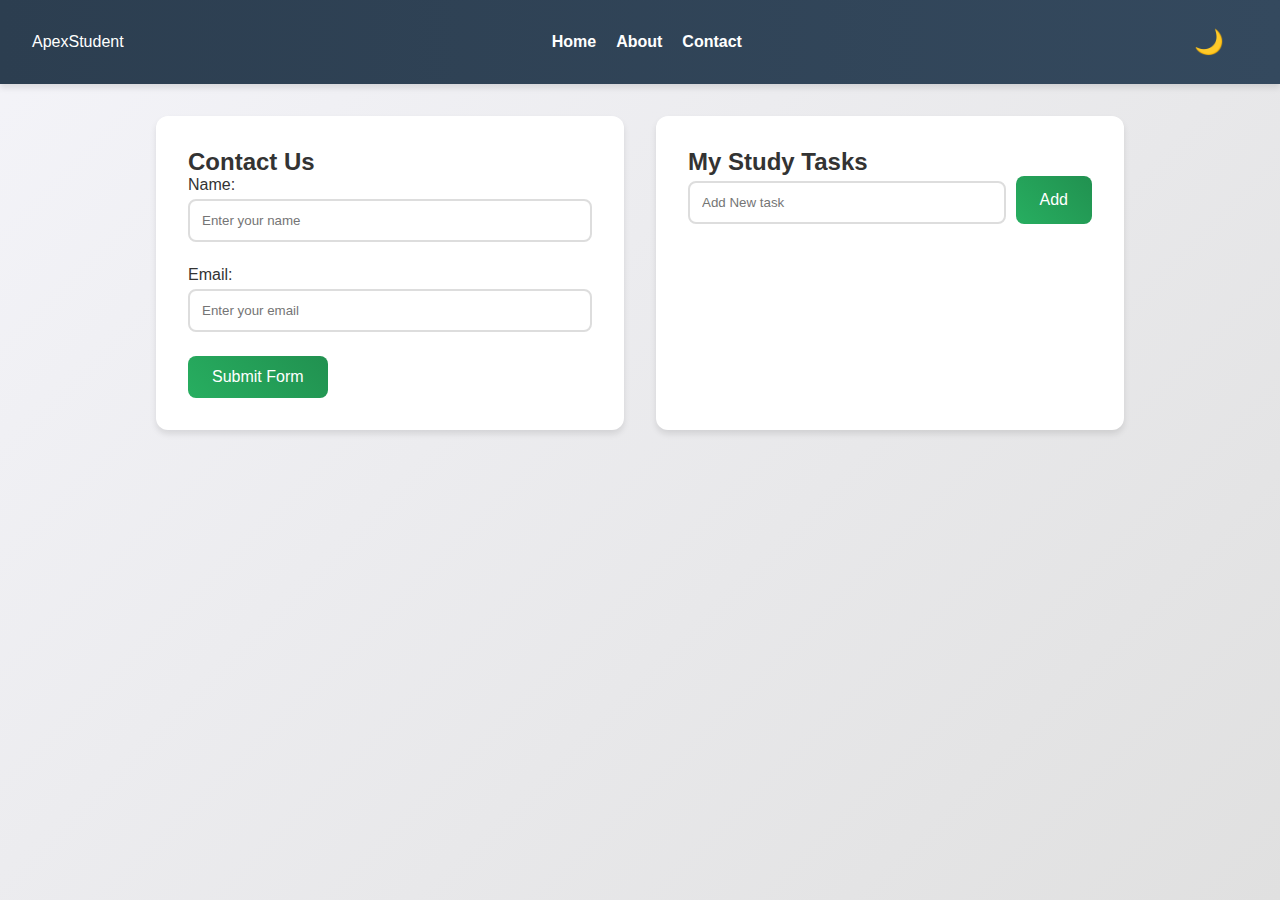
<file: task-2/index.html>
<!DOCTYPE html>
<html lang="en">
<head>
    <meta charset="UTF-8">
    <meta name="viewport" content="width=device-width, initial-scale=1.0">
    <title>Intermediate Web Dev Task 2</title>
    <link rel="stylesheet" href="style.css">
</head>
<body>

    <nav class="navbar">
    <div class="logo">ApexStudent</div>
    <ul class="nav-links">
        <li><a href="#">Home</a></li>
        <li><a href="#">About</a></li>
        <li><a href="#">Contact</a></li>
    </ul>
    <button id="themeToggle" class="theme-btn">🌙</button> <!-- New theme toggle -->
</nav>

<div class="main-container">
    <section class="card form-section">
        <h2>Contact Us</h2>
        <form id="contactForm">
            <div class="form-group">
                <label for="name">Name:</label>
                <input type="text" id="name" placeholder="Enter your name" aria-describedby="nameError">
                <small class="error-msg" id="nameError"></small>
            </div>
            <div class="form-group">
                <label for="email">Email:</label>
                <input type="text" id="email" placeholder="Enter your email" aria-describedby="emailError">
                <small class="error-msg" id="emailError"></small>
            </div>
            <button type="submit">Submit Form</button>
        </form>
    </section>

    <section class="card todo-section">
        <h2>My Study Tasks</h2>
        <div class="todo-input-wrapper">
            <input type="text" id="taskInput" placeholder="Add New task">
            <button id="addTaskBtn">Add</button>
        </div>
        <ul id="taskList"></ul>
    </section>
</div>

    <script src="script.js"></script>
</body>
</html>
</file>
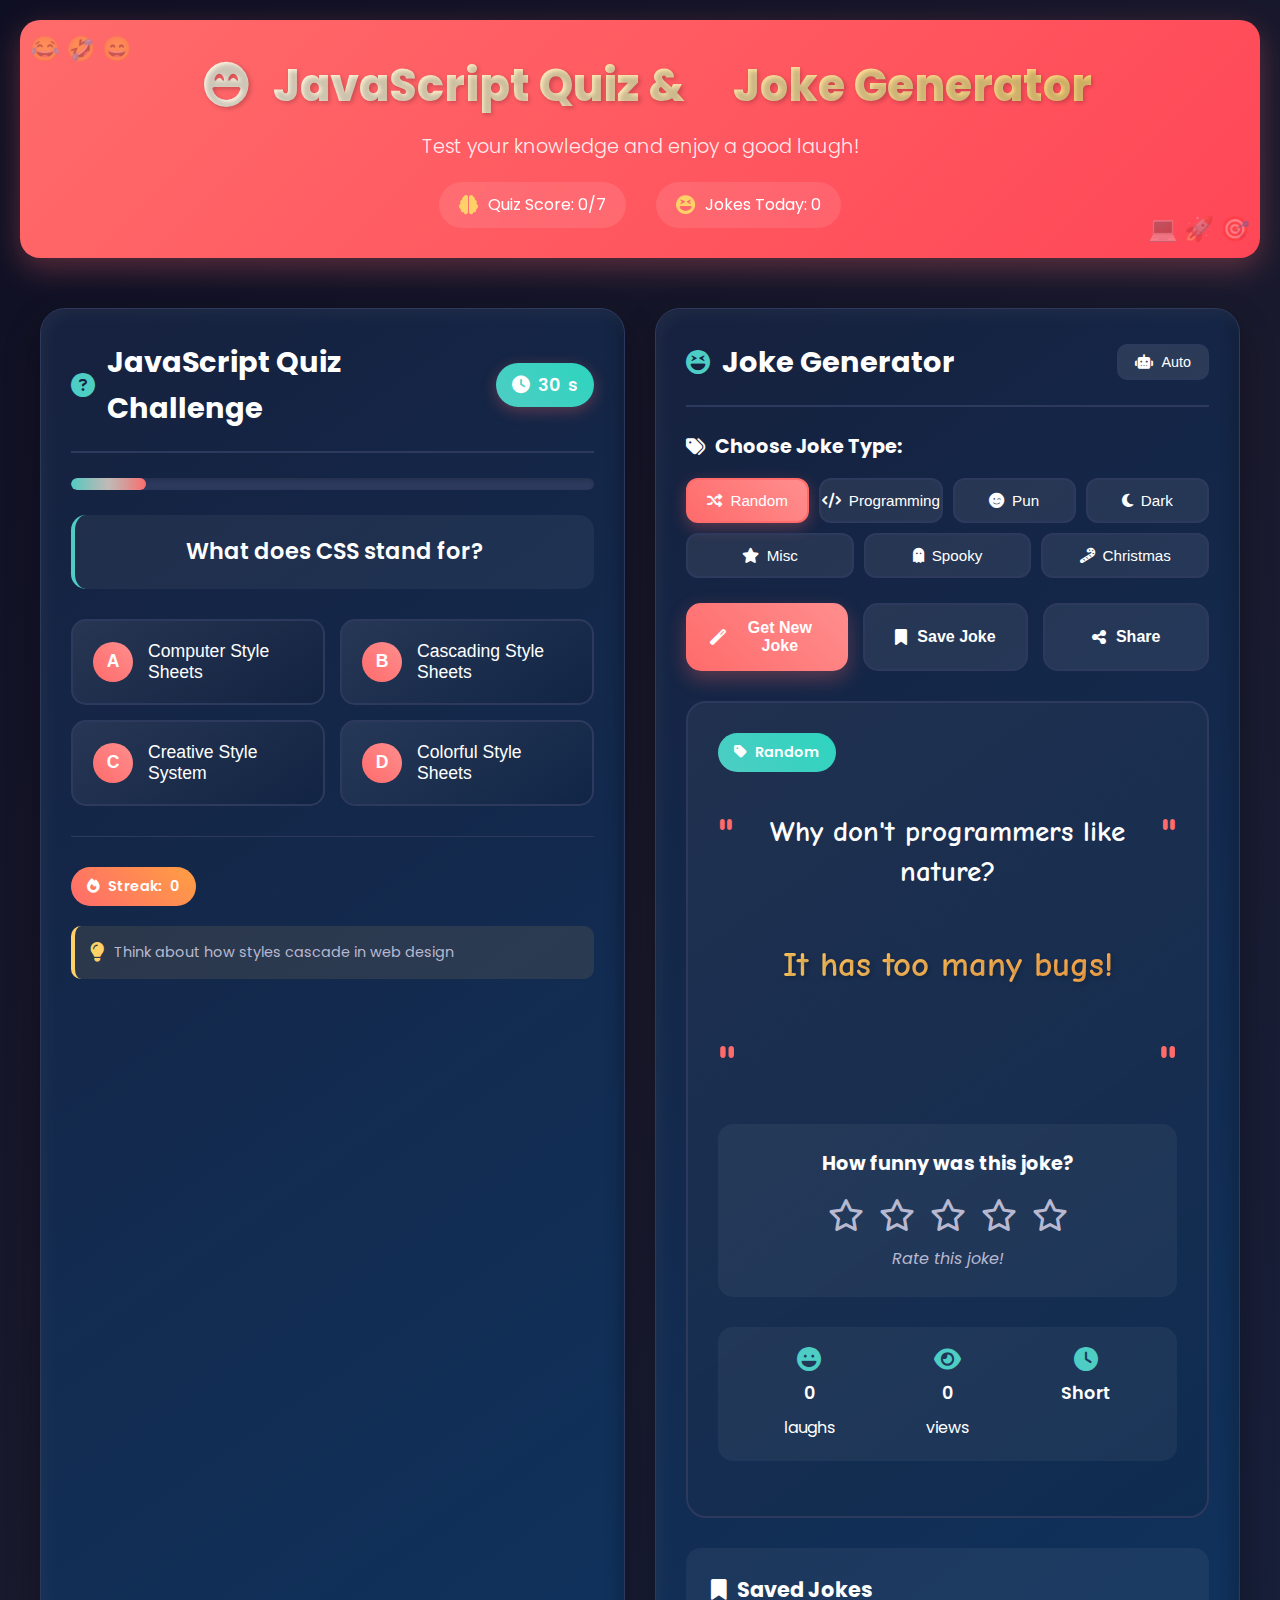
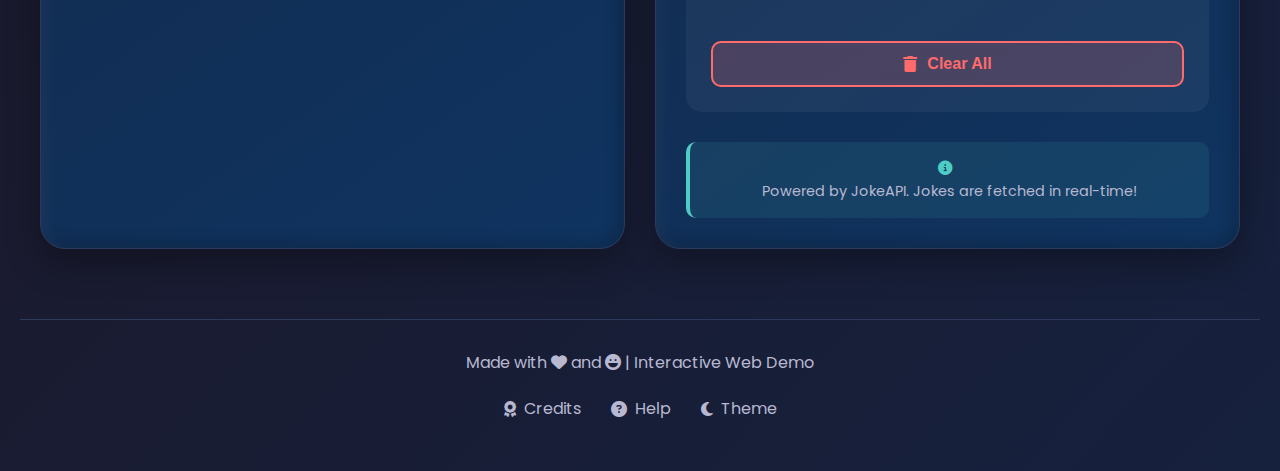
<file: task-3/index.html>
<!DOCTYPE html>
<html lang="en">
<head>
    <meta charset="UTF-8">
    <meta name="viewport" content="width=device-width, initial-scale=1.0">
    <title>Interactive Quiz & Joke Generator</title>
    <link rel="stylesheet" href="style.css">
    <link rel="stylesheet" href="https://cdnjs.cloudflare.com/ajax/libs/font-awesome/6.4.0/css/all.min.css">
    <link rel="preconnect" href="https://fonts.googleapis.com">
    <link rel="preconnect" href="https://fonts.gstatic.com" crossorigin>
    <link href="https://fonts.googleapis.com/css2?family=Poppins:wght@300;400;500;600;700&family=Comic+Neue:wght@400;700&display=swap" rel="stylesheet">
</head>
<body>
    <div class="confetti-container"></div>
    
    <header>
        <div class="header-content">
            <h1><i class="fas fa-laugh-beam"></i> JavaScript Quiz & <i class="fas fa-joke"></i> Joke Generator</h1>
            <p class="subtitle">Test your knowledge and enjoy a good laugh!</p>
            <div class="stats">
                <div class="stat-item">
                    <i class="fas fa-brain"></i>
                    <span>Quiz Score: <span id="current-score">0</span>/<span id="total-questions">5</span></span>
                </div>
                <div class="stat-item">
                    <i class="fas fa-laugh-squint"></i>
                    <span>Jokes Today: <span id="joke-count">0</span></span>
                </div>
            </div>
        </div>
    </header>
    
    <div class="main-container">
        <!-- Quiz Section -->
        <div class="card" id="quiz">
            <div class="card-header">
                <h2><i class="fas fa-question-circle"></i> JavaScript Quiz Challenge</h2>
                <div class="timer" id="quiz-timer">
                    <i class="fas fa-clock"></i> <span id="time-left">30</span>s
                </div>
            </div>
            <div class="progress-container">
                <div class="progress-bar" id="quiz-progress"></div>
            </div>
            <p id="question-text">What does CSS stand for?</p>
            <div class="options-container">
                <button class="option-btn" onclick="checkAnswer('a')">
                    <span class="option-letter">A</span>
                    <span class="option-text" id="option-a">Computer Style Sheets</span>
                </button>
                <button class="option-btn" onclick="checkAnswer('b')">
                    <span class="option-letter">B</span>
                    <span class="option-text" id="option-b">Cascading Style Sheets</span>
                </button>
                <button class="option-btn" onclick="checkAnswer('c')">
                    <span class="option-letter">C</span>
                    <span class="option-text" id="option-c">Creative Style System</span>
                </button>
                <button class="option-btn" onclick="checkAnswer('d')">
                    <span class="option-letter">D</span>
                    <span class="option-text" id="option-d">Colorful Style Sheets</span>
                </button>
            </div>
            <div class="quiz-footer">
                <div class="result-container">
                    <p id="quiz-result"></p>
                    <div class="streak-counter" id="streak-counter">
                        <i class="fas fa-fire"></i> Streak: <span id="streak">0</span>
                    </div>
                </div>
                <button id="next-btn" onclick="loadNextQuestion()">
                    <i class="fas fa-arrow-right"></i> Next Question
                </button>
            </div>
            <div class="quiz-hint">
                <i class="fas fa-lightbulb"></i>
                <span id="hint-text">Select the best answer for each question</span>
            </div>
        </div>
        
        <!-- Joke API Section -->
        <div class="card" id="joke-card">
            <div class="card-header">
                <h2><i class="fas fa-laugh-squint"></i> Joke Generator</h2>
                <div class="joke-controls">
                    <button id="auto-joke-btn" onclick="toggleAutoJoke()">
                        <i class="fas fa-robot"></i> Auto
                    </button>
                </div>
            </div>
            
            <div class="joke-categories">
                <h3><i class="fas fa-tags"></i> Choose Joke Type:</h3>
                <div class="category-buttons">
                    <button class="category-btn active" data-category="Any">
                        <i class="fas fa-random"></i> Random
                    </button>
                    <button class="category-btn" data-category="Programming">
                        <i class="fas fa-code"></i> Programming
                    </button>
                    <button class="category-btn" data-category="Pun">
                        <i class="fas fa-smile-wink"></i> Pun
                    </button>
                    <button class="category-btn" data-category="Dark">
                        <i class="fas fa-moon"></i> Dark
                    </button>
                    <button class="category-btn" data-category="Misc">
                        <i class="fas fa-star"></i> Misc
                    </button>
                    <button class="category-btn" data-category="Spooky">
                        <i class="fas fa-ghost"></i> Spooky
                    </button>
                    <button class="category-btn" data-category="Christmas">
                        <i class="fas fa-candy-cane"></i> Christmas
                    </button>
                </div>
            </div>
            
            <div class="joke-control-panel">
                <button id="fetch-joke-btn" class="primary-btn">
                    <i class="fas fa-magic"></i> Get New Joke
                </button>
                <button id="save-joke-btn" class="secondary-btn">
                    <i class="fas fa-bookmark"></i> Save Joke
                </button>
                <button id="share-joke-btn" class="secondary-btn">
                    <i class="fas fa-share-alt"></i> Share
                </button>
            </div>
            
            <div class="spinner" id="joke-spinner">
                <div class="spinner-inner"></div>
                <p>Finding a hilarious joke...</p>
            </div>
            
            <div id="joke-display" class="joke-display">
                <div class="joke-type-badge" id="joke-type">
                    <i class="fas fa-tag"></i> <span>Random</span>
                </div>
                
                <div class="joke-content">
                    <div class="joke-setup" id="joke-setup">
                        Why don't programmers like nature?
                    </div>
                    <div class="joke-delivery" id="joke-delivery">
                        It has too many bugs!
                    </div>
                    
                    <div class="joke-single" id="joke-single">
                      
                    </div>
                </div>
                
                <div class="joke-rating">
                    <h4>How funny was this joke?</h4>
                    <div class="rating-stars">
                        <i class="far fa-star" data-rating="1"></i>
                        <i class="far fa-star" data-rating="2"></i>
                        <i class="far fa-star" data-rating="3"></i>
                        <i class="far fa-star" data-rating="4"></i>
                        <i class="far fa-star" data-rating="5"></i>
                    </div>
                    <p id="rating-text">Rate this joke!</p>
                </div>
                
                <div class="joke-stats">
                    <div class="stat">
                        <i class="fas fa-laugh"></i>
                        <span id="joke-funny-count">0</span> laughs
                    </div>
                    <div class="stat">
                        <i class="fas fa-eye"></i>
                        <span id="joke-views">0</span> views
                    </div>
                    <div class="stat">
                        <i class="fas fa-clock"></i>
                        <span id="joke-length">Short</span>
                    </div>
                </div>
            </div>
            
            <div id="saved-jokes" class="saved-jokes">
                <h3><i class="fas fa-bookmark"></i> Saved Jokes</h3>
                <div id="saved-jokes-list" class="saved-jokes-list">
                
                </div>
                <button id="clear-saved-btn" class="clear-btn">
                    <i class="fas fa-trash"></i> Clear All
                </button>
            </div>
            
            <div id="error-message" class="error-message">
                <i class="fas fa-exclamation-triangle"></i>
                <span id="error-text">Unable to load joke. Please try again!</span>
            </div>
            
            <div class="api-note">
                <i class="fas fa-info-circle"></i>
                <p>Powered by JokeAPI. Jokes are fetched in real-time!</p>
            </div>
        </div>
    </div>
    
    <div class="notification" id="notification">
        <i class="fas fa-check-circle"></i>
        <span id="notification-text">Joke saved successfully!</span>
    </div>
    
    <footer>
        <div class="footer-content">
            <p>Made with <i class="fas fa-heart"></i> and <i class="fas fa-laugh"></i> | Interactive Web Demo</p>
            <div class="footer-links">
                <a href="#" onclick="showCredits()"><i class="fas fa-award"></i> Credits</a>
                <a href="#" onclick="showInstructions()"><i class="fas fa-question-circle"></i> Help</a>
                <a href="#" onclick="toggleDarkMode()"><i class="fas fa-moon"></i> Theme</a>
            </div>
        </div>
    </footer>
    

    <div id="credits-modal" class="modal">
        <div class="modal-content">
            <h2><i class="fas fa-award"></i> Credits</h2>
            <p>This interactive quiz and joke generator was created as a web development demo.</p>
            <ul>
                <li><strong>Jokes Provided by:</strong> JokeAPI (https://jokeapi.dev/)</li>
                <li><strong>Icons:</strong> Font Awesome</li>
                <li><strong>Fonts:</strong> Google Fonts (Poppins & Comic Neue)</li>
                <li><strong>Design:</strong> Custom CSS with animations</li>
                <li><strong>Developed by:</strong> Shubham Sharma</li>
               <li> <a href="https://www.linkedin.com/in/shubham-sharma-815547364/" target="_blank">Visit LinkedIn profile</a></li>
               <li> <a href="https://github.com/shubham-world/projects/tree/main/task-3" target="_blank">Get Source code <link rel="stylesheet" href=""></a></li>
            </ul>
            <button class="modal-close" onclick="closeModal('credits-modal')">Close</button>
        </div>
    </div>
    
    <div id="instructions-modal" class="modal">
        <div class="modal-content">
            <h2><i class="fas fa-question-circle"></i> How to Use</h2>
            <div class="instructions">
                <div class="instruction">
                    <h3><i class="fas fa-brain"></i> Quiz Section</h3>
                    <p>• Answer JavaScript questions within the time limit</p>
                    <p>• Each correct answer gives you points</p>
                    <p>• Build streaks for consecutive correct answers</p>
                </div>
                <div class="instruction">
                    <h3><i class="fas fa-laugh-squint"></i> Joke Generator</h3>
                    <p>• Choose from different joke categories</p>
                    <p>• Rate jokes from 1-5 stars</p>
                    <p>• Save your favorite jokes</p>
                    <p>• Enable auto-mode for continuous jokes</p>
                </div>
            </div>
            <button class="modal-close" onclick="closeModal('instructions-modal')">Got it!</button>
        </div>
    </div>
    
    <audio id="laugh-sound" preload="auto">
        <source src="https://assets.mixkit.co/sfx/preview/mixkit-cartoon-laugh-247.mp3" type="audio/mpeg">
    </audio>
    <audio id="correct-sound" preload="auto">
        <source src="https://assets.mixkit.co/sfx/preview/mixkit-correct-answer-tone-2870.mp3" type="audio/mpeg">
    </audio>
    <audio id="click-sound" preload="auto">
        <source src="https://assets.mixkit.co/sfx/preview/mixkit-select-click-1109.mp3" type="audio/mpeg">
    </audio>
    
    <script src="script.js"></script>
</body>
</html>
</file>
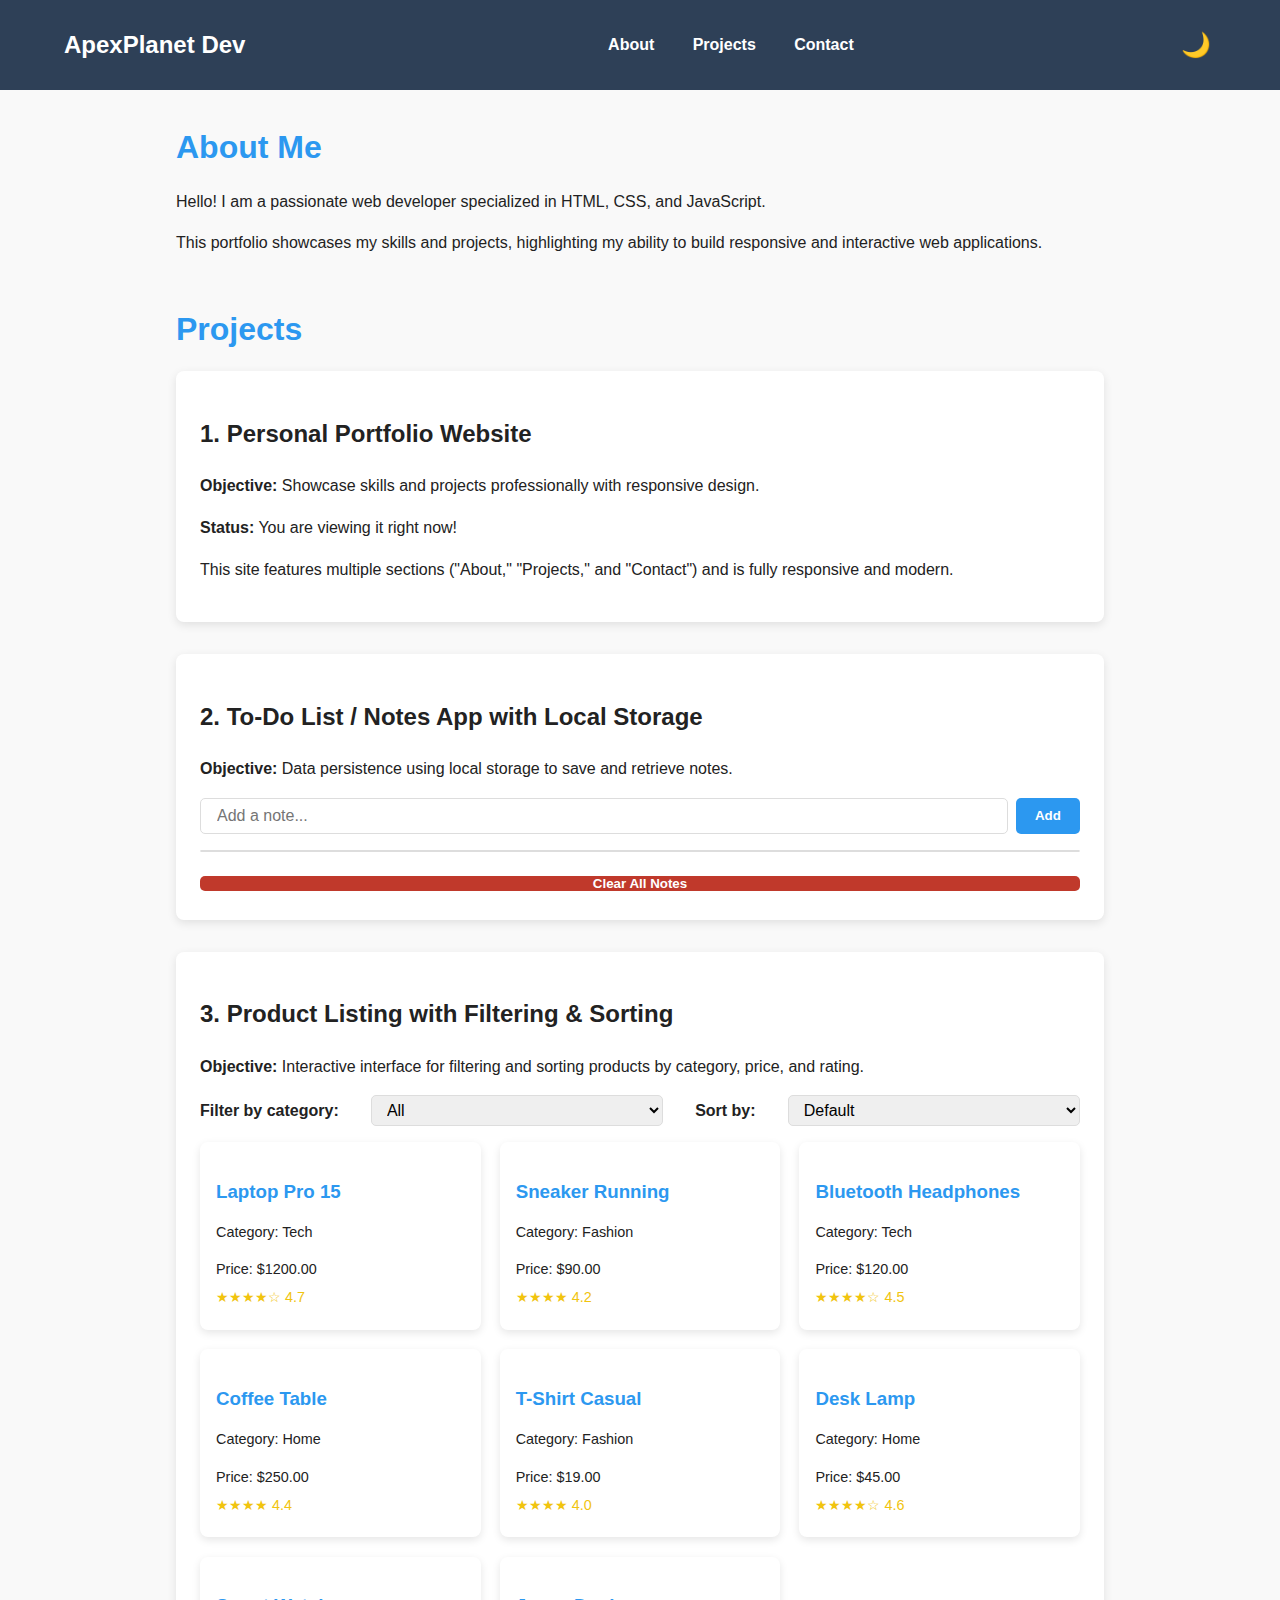
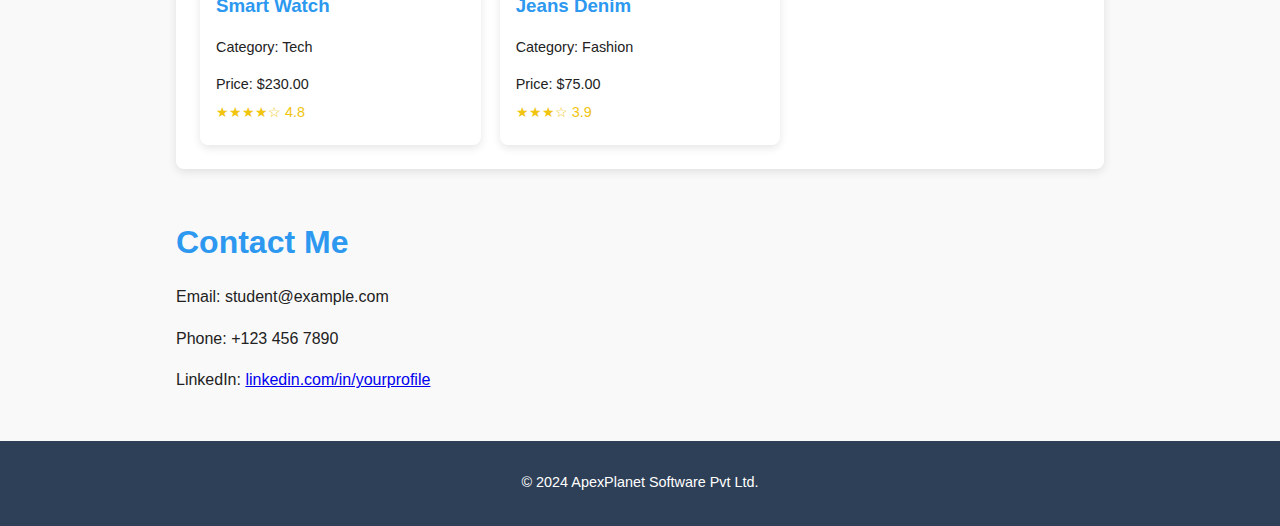
<file: task-4.1/index.html>
<!DOCTYPE html>
<html lang="en">
<head>
  <meta charset="UTF-8" />
  <meta name="viewport" content="width=device-width, initial-scale=1" />
  <title>My Portfolio - Full Project Implementation</title>
  <link rel="stylesheet" href="style.css" />
</head>
<body>

  <header>
    <nav>
      <div class="logo">ApexPlanet Dev</div>
      <div class="hamburger" onclick="toggleMenu()" aria-label="Toggle navigation menu">☰</div>
      <ul>
        <li><a href="#about">About</a></li>
        <li><a href="#projects">Projects</a></li>
        <li><a href="#contact">Contact</a></li>
      </ul>
      <button id="theme-toggle" onclick="toggleTheme()" aria-label="Toggle theme">🌙</button>
    </nav>
  </header>

  <main>
    <!-- ABOUT SECTION -->
    <section id="about" class="section">
      <h1>About Me</h1>
      <p>Hello! I am a passionate web developer specialized in HTML, CSS, and JavaScript.</p>
      <p>This portfolio showcases my skills and projects, highlighting my ability to build responsive and interactive web applications.</p>
    </section>

    <!-- PROJECTS SECTION -->
    <section id="projects" class="section">
      <h1>Projects</h1>

      <!-- Project 1: Portfolio Website (Described) -->
      <article class="project-card">
        <h2>1. Personal Portfolio Website</h2>
        <p><strong>Objective:</strong> Showcase skills and projects professionally with responsive design.</p>
        <p><strong>Status:</strong> You are viewing it right now!</p>
        <p>This site features multiple sections ("About," "Projects," and "Contact") and is fully responsive and modern.</p>
      </article>

      <!-- Project 2: To-Do List / Notes App -->
      <article class="project-card">
        <h2>2. To-Do List / Notes App with Local Storage</h2>
        <p><strong>Objective:</strong> Data persistence using local storage to save and retrieve notes.</p>
        <div class="todo-app">
          <div class="input-group">
            <input type="text" id="noteInput" placeholder="Add a note..." aria-label="Note input" />
            <button id="addNoteBtn" aria-label="Add note button">Add</button>
          </div>
          <ul id="noteList" aria-live="polite" aria-label="List of notes"></ul>
          <button id="clearNotesBtn" class="clear-btn" aria-label="Clear all notes">Clear All Notes</button>
        </div>
      </article>

      <!-- Project 3: Product Listing Page -->
      <article class="project-card">
        <h2>3. Product Listing with Filtering & Sorting</h2>
        <p><strong>Objective:</strong> Interactive interface for filtering and sorting products by category, price, and rating.</p>
        <div class="product-controls">
          <label for="filterCategory">Filter by category:</label>
          <select id="filterCategory" aria-label="Filter products by category">
            <option value="all">All</option>
            <option value="tech">Tech</option>
            <option value="fashion">Fashion</option>
            <option value="home">Home</option>
          </select>

          <label for="sortOption">Sort by:</label>
          <select id="sortOption" aria-label="Sort products">
            <option value="default">Default</option>
            <option value="price-low">Price: Low to High</option>
            <option value="price-high">Price: High to Low</option>
            <option value="rating-high">Rating: High to Low</option>
            <option value="rating-low">Rating: Low to High</option>
          </select>
        </div>

        <div id="productGrid" class="grid-display" aria-live="polite" aria-label="Product listing"></div>
      </article>
    </section>

    <!-- CONTACT SECTION -->
    <section id="contact" class="section">
      <h1>Contact Me</h1>
      <p>Email: student@example.com</p>
      <p>Phone: +123 456 7890</p>
      <p>LinkedIn: <a href="#" target="_blank" rel="noopener">linkedin.com/in/yourprofile</a></p>
    </section>
  </main>

  <footer>
    <p>© 2024 ApexPlanet Software Pvt Ltd.</p>
  </footer>

  <script src="script.js"></script>
</body>
</html>
</file>
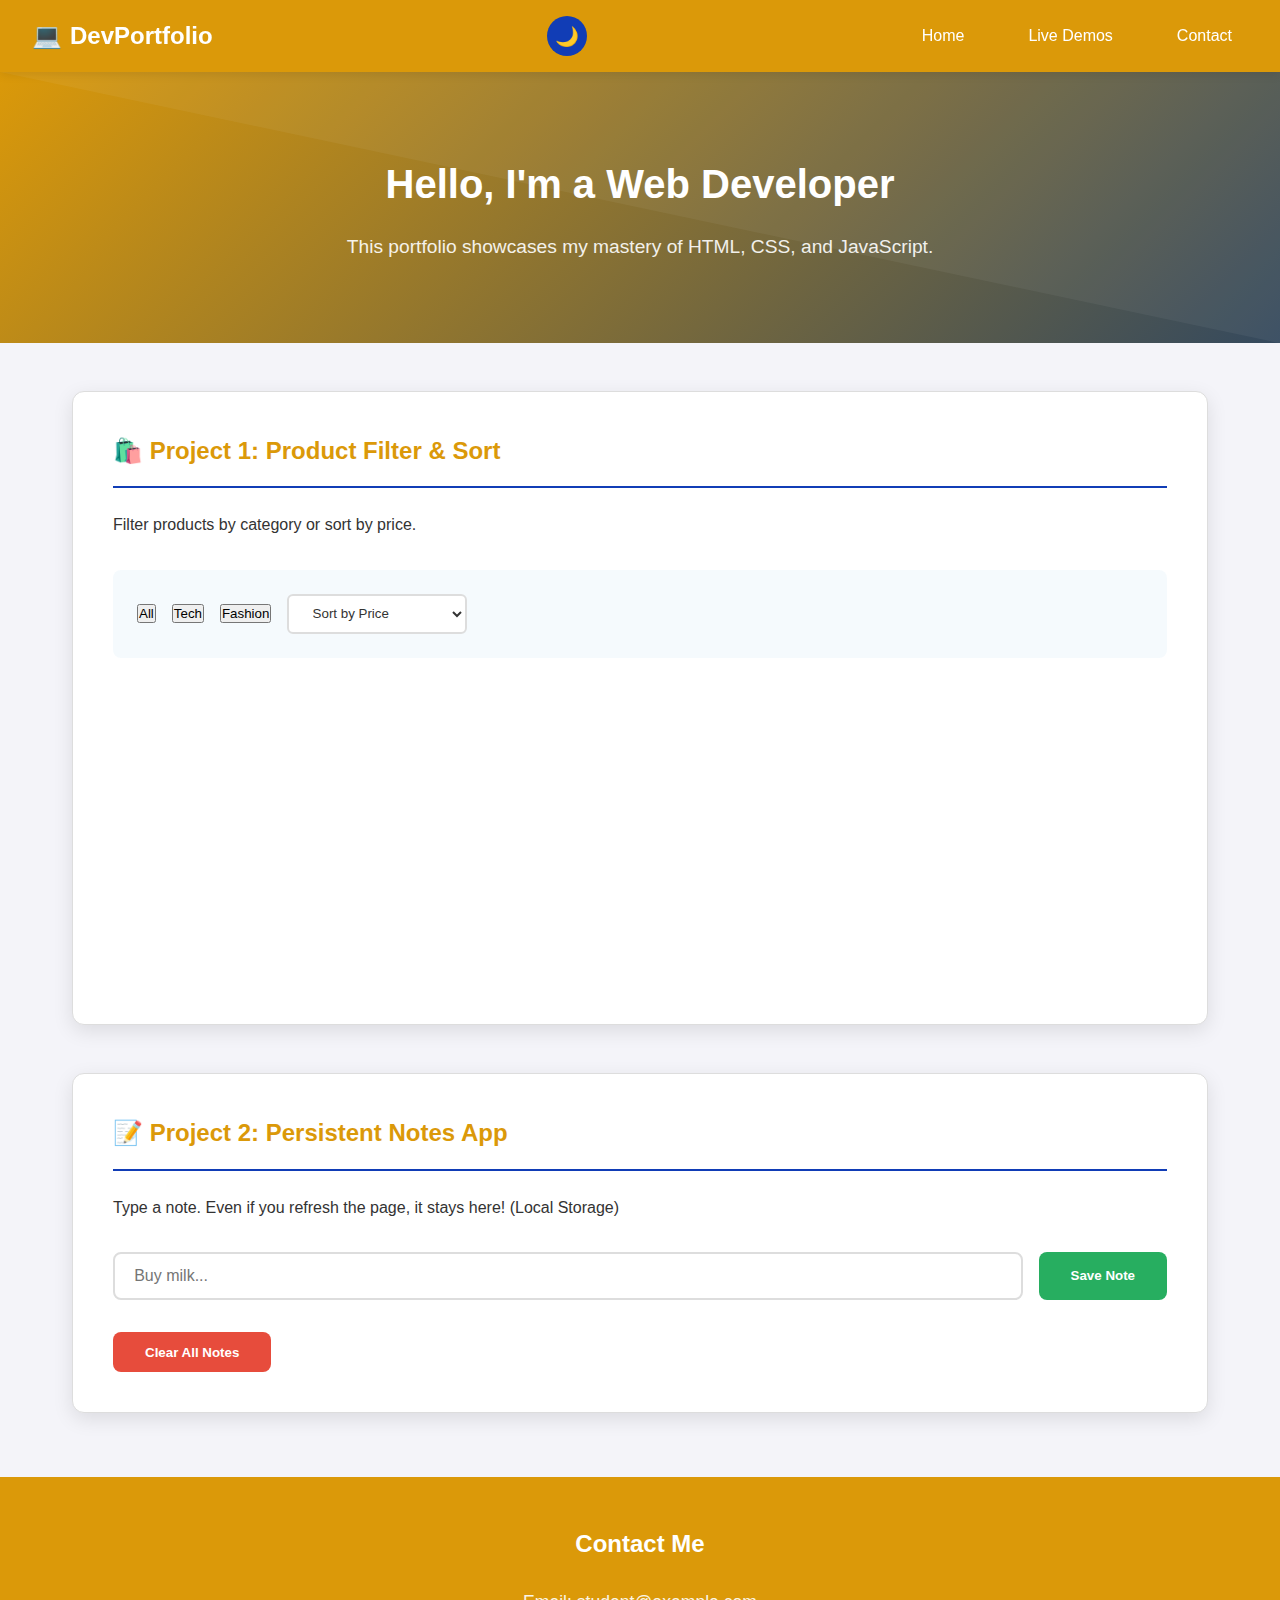
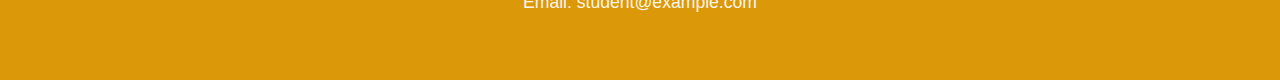
<file: task-4/index.html>
<!DOCTYPE html>
<html lang="en">
<head>
    <meta charset="UTF-8">
    <meta name="viewport" content="width=device-width, initial-scale=1.0">
    <title>My Final Portfolio Project</title>
    <link rel="stylesheet" href="style.css">
</head>
<body>

    <nav>
        <div class="logo">DevPortfolio</div>
        <div class="hamburger" onclick="toggleMenu()" aria-label="Toggle navigation menu">☰</div>
        <button id="theme-toggle" onclick="toggleTheme()" aria-label="Toggle theme">🌙</button>
        <ul>
            <li><a href="#home">Home</a></li>
            <li><a href="#demos">Live Demos</a></li>
            <li><a href="#contact">Contact</a></li>
        </ul>
    </nav>

    <section id="home" class="hero">
        <h1>Hello, I'm a Web Developer</h1>
        <p>This portfolio showcases my mastery of HTML, CSS, and JavaScript.</p>
    </section>

    <section id="demos" class="container">
        
        <div class="project-card">
            <h2>🛍️ Project 1: Product Filter & Sort</h2>
            <p>Filter products by category or sort by price.</p>
            
            <div class="controls">
                <button onclick="filterProducts('all')" aria-label="Show all products">All</button>
                <button onclick="filterProducts('tech')" aria-label="Show tech products">Tech</button>
                <button onclick="filterProducts('fashion')" aria-label="Show fashion products">Fashion</button>
                <select id="sortSelect" onchange="sortProducts()" aria-label="Sort products by price">
                    <option value="default">Sort by Price</option>
                    <option value="low">Low to High</option>
                    <option value="high">High to Low</option>
                </select>
            </div>

            <div id="product-grid" class="grid-display">
                <div id="loading-spinner" class="spinner" style="display: none;">Loading...</div>
            </div>
        </div>

        <div class="project-card">
            <h2>📝 Project 2: Persistent Notes App</h2>
            <p>Type a note. Even if you refresh the page, it stays here! (Local Storage)</p>
            
            <div class="input-group">
                <input type="text" id="noteInput" placeholder="Buy milk..." aria-label="Enter a note">
                <button onclick="addNote()" aria-label="Save the note">Save Note</button>
            </div>
            
            <ul id="noteList">
                <div id="notes-spinner" class="spinner" style="display: none;">Loading notes...</div>
            </ul>
            <button onclick="clearNotes()" class="clear-btn" aria-label="Clear all notes">Clear All Notes</button>
        </div>

    </section>

    <section id="contact" class="footer">
        <h2>Contact Me</h2>
        <p>Email: student@example.com</p>
    </section>

    <script src="script.js"></script>
</body>
</html>
</file>
<file: task-2/style.css>
/* CSS Variables for Themes */
:root {
    --bg-color: #f4f4f9;
    --card-bg: white;
    --text-color: #333;
    --navbar-bg: #2c3e50;
    --btn-bg: #27ae60;
    --btn-hover: #219150;
    --error-color: red;
    --shadow: 0 4px 6px rgba(0,0,0,0.1);
}

.dark-mode {
    --bg-color: #1a1a1a;
    --card-bg: #2c2c2c;
    --text-color: #e0e0e0;
    --navbar-bg: #1e3a5f;
    --btn-bg: #4caf50;
    --btn-hover: #388e3c;
    --error-color: #ff6b6b;
    --shadow: 0 4px 6px rgba(0,0,0,0.3);
}

/* General Reset and Base Styles */
* {
    box-sizing: border-box;
    margin: 0;
    padding: 0;
    font-family: 'Segoe UI', Tahoma, Geneva, Verdana, sans-serif;
    transition: background-color 0.3s ease, color 0.3s ease; /* Smooth theme transitions */
}

body {
    background: linear-gradient(135deg, var(--bg-color) 0%, #e0e0e0 100%); /* Subtle gradient */
    color: var(--text-color);
    min-height: 100vh;
    animation: fadeIn 0.5s ease-in; /* Page fade-in */
}

@keyframes fadeIn {
    from { opacity: 0; }
    to { opacity: 1; }
}

/* Navbar */
.navbar {
    background: linear-gradient(90deg, var(--navbar-bg) 0%, #34495e 100%);
    color: white;
    display: flex;
    justify-content: space-between;
    align-items: center;
    padding: 1rem 2rem;
    box-shadow: var(--shadow);
    position: sticky;
    top: 0;
    z-index: 10;
}

.nav-links {
    list-style: none;
    display: flex;
    gap: 20px;
}

.nav-links a {
    color: white;
    text-decoration: none;
    font-weight: bold;
    transition: transform 0.2s ease;
}

.nav-links a:hover {
    transform: scale(1.1); /* Subtle hover scale */
}

.theme-btn {
    background: none;
    border: none;
    color: white;
    font-size: 1.5rem;
    cursor: pointer;
    transition: transform 0.2s ease;
}

.theme-btn:hover {
    transform: rotate(180deg); /* Fun rotate on hover */
}

/* Main Container */
.main-container {
    display: grid;
    grid-template-columns: 1fr 1fr;
    gap: 2rem;
    max-width: 1000px;
    margin: 2rem auto;
    padding: 0 1rem;
}

/* Cards */
.card {
    background: var(--card-bg);
    padding: 2rem;
    border-radius: 12px;
    box-shadow: var(--shadow);
    transition: transform 0.3s ease, box-shadow 0.3s ease;
    animation: slideUp 0.5s ease-out; /* Slide-in animation */
}

.card:hover {
    transform: translateY(-5px); /* Lift on hover */
    box-shadow: 0 8px 16px rgba(0,0,0,0.2);
}

@keyframes slideUp {
    from { transform: translateY(20px); opacity: 0; }
    to { transform: translateY(0); opacity: 1; }
}

/* Form Styling */
.form-group {
    margin-bottom: 1.5rem;
}

input {
    width: 100%;
    padding: 0.75rem;
    margin-top: 5px;
    border: 2px solid #ddd;
    border-radius: 8px;
    transition: border-color 0.3s ease;
}

input:focus {
    border-color: var(--btn-bg);
    outline: none;
    box-shadow: 0 0 5px rgba(39, 174, 96, 0.5);
}

button {
    background: linear-gradient(45deg, var(--btn-bg) 0%, var(--btn-hover) 100%);
    color: white;
    border: none;
    padding: 0.75rem 1.5rem;
    border-radius: 8px;
    cursor: pointer;
    font-size: 1rem;
    transition: background 0.3s ease, transform 0.2s ease;
}

button:hover {
    background: linear-gradient(45deg, var(--btn-hover) 0%, #1e8449 100%);
    transform: scale(1.05);
}

.error-msg {
    color: var(--error-color);
    font-size: 0.8rem;
    display: none;
    animation: shake 0.3s ease; /* Shake on error */
}

@keyframes shake {
    0%, 100% { transform: translateX(0); }
    25% { transform: translateX(-5px); }
    75% { transform: translateX(5px); }
}

/* To-Do List */
.todo-input-wrapper {
    display: flex;
    gap: 10px;
    margin-bottom: 1rem;
}

#taskList li {
    background: var(--card-bg);
    margin-bottom: 10px;
    padding: 10px;
    display: flex;
    justify-content: space-between;
    align-items: center;
    border-radius: 8px;
    box-shadow: var(--shadow);
    transition: background 0.3s ease;
    animation: fadeIn 0.3s ease; /* Item fade-in */
}

#taskList li:hover {
    background: #f0f0f0; /* Light hover in light mode */
}

.dark-mode #taskList li:hover {
    background: #3a3a3a;
}

.delete-btn {
    background: #c0392b;
    color: white;
    border: none;
    padding: 5px 10px;
    font-size: 0.8rem;
    border-radius: 4px;
    cursor: pointer;
    transition: background 0.3s ease;
}

.delete-btn:hover {
    background: #a93226;
}

/* Responsive */
@media (max-width: 768px) {
    .main-container {
        grid-template-columns: 1fr;
    }
    .navbar {
        flex-direction: column;
        gap: 1rem;
    }
}
</file>
<file: task-3/style.css>
/* Import fonts */
@import url('https://fonts.googleapis.com/css2?family=Poppins:wght@300;400;500;600;700;800&family=Comic+Neue:wght@400;700&display=swap');

/* Color Variables */
:root {
    --primary-color: #FF6B6B;
    --primary-light: #FF8E8E;
    --primary-dark: #FF4757;
    --secondary-color: #4ECDC4;
    --accent-color: #FFD166;
    --dark-bg: #1A1A2E;
    --card-bg: #16213E;
    --light-card: #0F3460;
    --text-primary: #FFFFFF;
    --text-secondary: #B8B8D1;
    --success-color: #4ECDC4;
    --error-color: #FF6B6B;
    --warning-color: #FFD166;
    --border-color: #2D3A5E;
    --shadow-color: rgba(0, 0, 0, 0.3);
}

/* Global Styles */
* {
    margin: 0;
    padding: 0;
    box-sizing: border-box;
}

body {
    font-family: 'Poppins', sans-serif;
    background: linear-gradient(135deg, #0F0F23 0%, #1A1A2E 50%, #16213E 100%);
    color: var(--text-primary);
    min-height: 100vh;
    padding: 20px;
    line-height: 1.6;
    position: relative;
    overflow-x: hidden;
}

/* Confetti Effect */
.confetti-container {
    position: fixed;
    top: 0;
    left: 0;
    width: 100%;
    height: 100%;
    pointer-events: none;
    z-index: 1000;
}

.confetti {
    position: absolute;
    width: 10px;
    height: 10px;
    opacity: 0;
    animation: confetti-fall 5s linear infinite;
}

@keyframes confetti-fall {
    0% {
        transform: translateY(-100px) rotate(0deg);
        opacity: 1;
    }
    100% {
        transform: translateY(100vh) rotate(360deg);
        opacity: 0;
    }
}

/* Header */
header {
    background: linear-gradient(135deg, var(--primary-color) 0%, var(--primary-dark) 100%);
    border-radius: 20px;
    padding: 30px;
    margin-bottom: 30px;
    text-align: center;
    box-shadow: 0 10px 30px rgba(255, 107, 107, 0.3);
    animation: slideDown 0.8s ease-out;
    position: relative;
    overflow: hidden;
}

.header-content::before {
    content: "😂 🤣 😄";
    position: absolute;
    top: 10px;
    left: 10px;
    font-size: 24px;
    opacity: 0.3;
    animation: float 3s ease-in-out infinite;
}

.header-content::after {
    content: "💻 🚀 🎯";
    position: absolute;
    bottom: 10px;
    right: 10px;
    font-size: 24px;
    opacity: 0.3;
    animation: float 3s ease-in-out infinite reverse;
}

@keyframes float {
    0%, 100% { transform: translateY(0); }
    50% { transform: translateY(-10px); }
}

header h1 {
    font-family: 'Poppins', sans-serif;
    font-size: 2.8rem;
    font-weight: 800;
    margin-bottom: 10px;
    background: linear-gradient(45deg, #FFF, var(--accent-color));
    -webkit-background-clip: text;
    background-clip: text;
    color: transparent;
    text-shadow: 2px 2px 4px rgba(0, 0, 0, 0.2);
}

header h1 i {
    margin: 0 15px;
    animation: bounce 2s infinite;
}

@keyframes bounce {
    0%, 100% { transform: translateY(0); }
    50% { transform: translateY(-10px); }
}

.subtitle {
    font-size: 1.2rem;
    color: rgba(255, 255, 255, 0.9);
    margin-bottom: 20px;
    font-weight: 300;
}

.stats {
    display: flex;
    justify-content: center;
    gap: 30px;
    margin-top: 20px;
}

.stat-item {
    display: flex;
    align-items: center;
    gap: 10px;
    background: rgba(255, 255, 255, 0.1);
    padding: 10px 20px;
    border-radius: 50px;
    backdrop-filter: blur(10px);
}

.stat-item i {
    font-size: 1.2rem;
    color: var(--accent-color);
}

/* Main Container */
.main-container {
    display: grid;
    grid-template-columns: repeat(auto-fit, minmax(400px, 1fr));
    gap: 30px;
    max-width: 1400px;
    margin: 0 auto;
    padding: 20px;
}

/* Card Styling */
.card {
    background: linear-gradient(145deg, var(--card-bg), var(--light-card));
    border-radius: 25px;
    padding: 30px;
    box-shadow: 
        0 15px 35px var(--shadow-color),
        inset 5px 5px 15px rgba(255, 255, 255, 0.05),
        inset -5px -5px 15px rgba(0, 0, 0, 0.2);
    transition: all 0.4s cubic-bezier(0.175, 0.885, 0.32, 1.275);
    border: 1px solid var(--border-color);
    position: relative;
    overflow: hidden;
}

.card::before {
    content: '';
    position: absolute;
    top: 0;
    left: -100%;
    width: 100%;
    height: 100%;
    background: linear-gradient(90deg, transparent, rgba(255, 255, 255, 0.1), transparent);
    transition: 0.5s;
}

.card:hover::before {
    left: 100%;
}

.card:hover {
    transform: translateY(-10px) scale(1.02);
    box-shadow: 
        0 20px 40px rgba(255, 107, 107, 0.2),
        inset 5px 5px 15px rgba(255, 255, 255, 0.1),
        inset -5px -5px 15px rgba(0, 0, 0, 0.3);
}

.card-header {
    display: flex;
    justify-content: space-between;
    align-items: center;
    margin-bottom: 25px;
    padding-bottom: 20px;
    border-bottom: 2px solid var(--border-color);
}

.card-header h2 {
    font-family: 'Poppins', sans-serif;
    font-size: 1.8rem;
    font-weight: 700;
    display: flex;
    align-items: center;
    gap: 12px;
    color: var(--text-primary);
}

.card-header h2 i {
    color: var(--secondary-color);
    font-size: 1.5rem;
}

/* Quiz Timer */
.timer {
    background: linear-gradient(45deg, var(--primary-color), var(--primary-light));
    color: white;
    padding: 8px 16px;
    border-radius: 50px;
    font-weight: 600;
    font-size: 1.1rem;
    display: flex;
    align-items: center;
    gap: 8px;
    box-shadow: 0 4px 15px rgba(255, 107, 107, 0.3);
    animation: pulse 2s infinite;
}

@keyframes pulse {
    0%, 100% { transform: scale(1); }
    50% { transform: scale(1.05); }
}

/* Quiz Progress */
.progress-container {
    width: 100%;
    height: 12px;
    background: var(--border-color);
    border-radius: 6px;
    margin: 25px 0;
    overflow: hidden;
    box-shadow: inset 2px 2px 5px rgba(0, 0, 0, 0.2);
}

.progress-bar {
    height: 100%;
    background: linear-gradient(90deg, var(--secondary-color), var(--primary-color));
    width: 20%;
    border-radius: 6px;
    transition: width 0.6s cubic-bezier(0.34, 1.56, 0.64, 1);
    position: relative;
    overflow: hidden;
}

.progress-bar::after {
    content: '';
    position: absolute;
    top: 0;
    left: 0;
    width: 100%;
    height: 100%;
    background: linear-gradient(90deg, transparent, rgba(255, 255, 255, 0.3), transparent);
    animation: shimmer 2s infinite;
}

@keyframes shimmer {
    0% { transform: translateX(-100%); }
    100% { transform: translateX(100%); }
}

/* Quiz Question */
#question-text {
    font-size: 1.4rem;
    margin: 25px 0;
    color: var(--text-primary);
    font-weight: 600;
    line-height: 1.5;
    text-align: center;
    padding: 20px;
    background: rgba(255, 255, 255, 0.05);
    border-radius: 15px;
    border-left: 4px solid var(--secondary-color);
}

/* Quiz Options */
.options-container {
    display: grid;
    grid-template-columns: 1fr 1fr;
    gap: 15px;
    margin: 30px 0;
}

@media (max-width: 768px) {
    .options-container {
        grid-template-columns: 1fr;
    }
}

.option-btn {
    display: flex;
    align-items: center;
    gap: 15px;
    padding: 20px;
    background: linear-gradient(145deg, rgba(255, 255, 255, 0.08), rgba(0, 0, 0, 0.1));
    border: 2px solid var(--border-color);
    border-radius: 15px;
    color: var(--text-primary);
    font-size: 1rem;
    text-align: left;
    cursor: pointer;
    transition: all 0.3s cubic-bezier(0.4, 0, 0.2, 1);
    position: relative;
    overflow: hidden;
}

.option-btn:hover {
    background: linear-gradient(145deg, rgba(78, 205, 196, 0.2), rgba(255, 107, 107, 0.1));
    border-color: var(--secondary-color);
    transform: translateY(-5px) scale(1.02);
    box-shadow: 0 10px 20px rgba(0, 0, 0, 0.2);
}

.option-btn:active {
    transform: translateY(0) scale(0.98);
}

.option-letter {
    width: 40px;
    height: 40px;
    background: linear-gradient(45deg, var(--primary-color), var(--primary-light));
    color: white;
    border-radius: 50%;
    display: flex;
    align-items: center;
    justify-content: center;
    font-weight: 700;
    font-size: 1.1rem;
    transition: all 0.3s ease;
    flex-shrink: 0;
}

.option-text {
    flex: 1;
    font-weight: 500;
    font-size: 1.1rem;
}

.option-btn.correct {
    background: linear-gradient(145deg, rgba(78, 205, 196, 0.3), rgba(78, 205, 196, 0.1));
    border-color: var(--success-color);
    animation: correctPulse 0.6s ease;
}

.option-btn.correct .option-letter {
    background: linear-gradient(45deg, var(--success-color), #2DD4BF);
}

.option-btn.incorrect {
    background: linear-gradient(145deg, rgba(255, 107, 107, 0.3), rgba(255, 107, 107, 0.1));
    border-color: var(--error-color);
    animation: shake 0.5s ease;
}

.option-btn.incorrect .option-letter {
    background: linear-gradient(45deg, var(--error-color), var(--primary-light));
}

@keyframes correctPulse {
    0%, 100% { transform: scale(1); }
    50% { transform: scale(1.05); }
}

@keyframes shake {
    0%, 100% { transform: translateX(0); }
    25% { transform: translateX(-5px); }
    75% { transform: translateX(5px); }
}

/* Quiz Footer */
.quiz-footer {
    display: flex;
    justify-content: space-between;
    align-items: center;
    margin-top: 30px;
    padding-top: 20px;
    border-top: 1px solid var(--border-color);
}

.result-container {
    display: flex;
    flex-direction: column;
    gap: 10px;
}

#quiz-result {
    font-size: 1.2rem;
    font-weight: 700;
    color: var(--success-color);
    animation: fadeIn 0.5s ease;
}

#quiz-result.error {
    color: var(--error-color);
}

.streak-counter {
    display: flex;
    align-items: center;
    gap: 8px;
    background: linear-gradient(45deg, var(--primary-color), #FF9F43);
    padding: 8px 16px;
    border-radius: 20px;
    font-weight: 600;
    font-size: 0.9rem;
    color: white;
}

.streak-counter i {
    animation: fire 1s infinite;
}

@keyframes fire {
    0%, 100% { transform: scale(1); }
    50% { transform: scale(1.2); }
}

#next-btn {
    background: linear-gradient(45deg, var(--primary-color), var(--primary-light));
    color: white;
    border: none;
    padding: 15px 30px;
    border-radius: 15px;
    font-size: 1.1rem;
    font-weight: 700;
    cursor: pointer;
    display: flex;
    align-items: center;
    gap: 10px;
    transition: all 0.3s ease;
    box-shadow: 0 8px 20px rgba(255, 107, 107, 0.3);
}

#next-btn:hover {
    background: linear-gradient(45deg, var(--primary-dark), var(--primary-color));
    transform: translateY(-3px) scale(1.05);
    box-shadow: 0 12px 25px rgba(255, 107, 107, 0.4);
}

#next-btn:active {
    transform: translateY(0) scale(0.98);
}

.quiz-hint {
    margin-top: 20px;
    padding: 15px;
    background: rgba(255, 209, 102, 0.1);
    border-radius: 10px;
    border-left: 4px solid var(--accent-color);
    display: flex;
    align-items: center;
    gap: 10px;
    font-size: 0.9rem;
    color: var(--text-secondary);
}

.quiz-hint i {
    color: var(--accent-color);
    font-size: 1.2rem;
}

/* Joke Categories */
.joke-categories {
    margin: 25px 0;
}

.joke-categories h3 {
    font-size: 1.2rem;
    margin-bottom: 15px;
    color: var(--text-primary);
    display: flex;
    align-items: center;
    gap: 10px;
}

.category-buttons {
    display: flex;
    flex-wrap: wrap;
    gap: 10px;
    margin-top: 15px;
}

.category-btn {
    background: rgba(255, 255, 255, 0.08);
    color: var(--text-primary);
    border: 2px solid var(--border-color);
    padding: 12px 20px;
    border-radius: 12px;
    cursor: pointer;
    font-size: 0.95rem;
    font-weight: 500;
    transition: all 0.3s ease;
    display: flex;
    align-items: center;
    gap: 8px;
    flex: 1;
    min-width: 120px;
    justify-content: center;
}

.category-btn:hover {
    background: rgba(78, 205, 196, 0.2);
    border-color: var(--secondary-color);
    transform: translateY(-3px);
}

.category-btn.active {
    background: linear-gradient(45deg, var(--primary-color), var(--primary-light));
    border-color: var(--primary-color);
    color: white;
    box-shadow: 0 5px 15px rgba(255, 107, 107, 0.3);
}

/* Joke Controls */
.joke-controls {
    display: flex;
    gap: 10px;
}

#auto-joke-btn {
    background: rgba(255, 255, 255, 0.1);
    color: var(--text-primary);
    border: 2px solid var(--border-color);
    padding: 8px 16px;
    border-radius: 10px;
    cursor: pointer;
    font-size: 0.9rem;
    display: flex;
    align-items: center;
    gap: 8px;
    transition: all 0.3s ease;
}

#auto-joke-btn.active {
    background: linear-gradient(45deg, var(--secondary-color), #2DD4BF);
    border-color: var(--secondary-color);
    color: white;
}

.joke-control-panel {
    display: flex;
    gap: 15px;
    margin: 25px 0;
}

.primary-btn, .secondary-btn {
    padding: 16px 24px;
    border-radius: 15px;
    font-size: 1rem;
    font-weight: 600;
    cursor: pointer;
    border: none;
    transition: all 0.3s cubic-bezier(0.4, 0, 0.2, 1);
    display: flex;
    align-items: center;
    gap: 10px;
    flex: 1;
    justify-content: center;
}

.primary-btn {
    background: linear-gradient(45deg, var(--primary-color), var(--primary-light));
    color: white;
    box-shadow: 0 8px 20px rgba(255, 107, 107, 0.3);
}

.primary-btn:hover {
    background: linear-gradient(45deg, var(--primary-dark), var(--primary-color));
    transform: translateY(-5px) scale(1.05);
    box-shadow: 0 12px 25px rgba(255, 107, 107, 0.4);
}

.secondary-btn {
    background: rgba(255, 255, 255, 0.08);
    color: var(--text-primary);
    border: 2px solid var(--border-color);
}

.secondary-btn:hover {
    background: rgba(78, 205, 196, 0.2);
    border-color: var(--secondary-color);
    transform: translateY(-3px);
}

/* Spinner */
.spinner {
    display: none;
    flex-direction: column;
    align-items: center;
    justify-content: center;
    padding: 50px 20px;
    text-align: center;
}

.spinner-inner {
    width: 60px;
    height: 60px;
    border: 4px solid rgba(255, 255, 255, 0.1);
    border-top: 4px solid var(--primary-color);
    border-radius: 50%;
    animation: spin 1.5s cubic-bezier(0.68, -0.55, 0.27, 1.55) infinite;
    margin-bottom: 20px;
    position: relative;
}

.spinner-inner::before {
    content: '';
    position: absolute;
    top: -4px;
    left: -4px;
    right: -4px;
    bottom: -4px;
    border: 4px solid transparent;
    border-top: 4px solid var(--secondary-color);
    border-radius: 50%;
    animation: spin 2s linear infinite reverse;
}

.spinner p {
    color: var(--text-secondary);
    font-size: 1.1rem;
    margin-top: 15px;
}

@keyframes spin {
    0% { transform: rotate(0deg); }
    100% { transform: rotate(360deg); }
}

/* Joke Display */
.joke-display {
    margin: 30px 0;
    padding: 30px;
    background: linear-gradient(145deg, rgba(255, 255, 255, 0.05), rgba(0, 0, 0, 0.1));
    border-radius: 20px;
    border: 2px solid var(--border-color);
    animation: jokeAppear 0.6s cubic-bezier(0.175, 0.885, 0.32, 1.275);
}

@keyframes jokeAppear {
    0% {
        opacity: 0;
        transform: translateY(30px) scale(0.9);
    }
    100% {
        opacity: 1;
        transform: translateY(0) scale(1);
    }
}

.joke-type-badge {
    display: inline-flex;
    align-items: center;
    gap: 8px;
    background: linear-gradient(45deg, var(--secondary-color), #2DD4BF);
    color: white;
    padding: 8px 16px;
    border-radius: 20px;
    font-size: 0.9rem;
    font-weight: 600;
    margin-bottom: 20px;
}

.joke-content {
    text-align: center;
    padding: 20px 0;
}

.joke-setup {
    font-family: 'Comic Neue', cursive;
    font-size: 1.8rem;
    font-weight: 700;
    color: var(--text-primary);
    margin-bottom: 25px;
    line-height: 1.4;
    position: relative;
    padding: 0 20px;
}

.joke-setup::before, .joke-setup::after {
    content: '"';
    font-size: 3rem;
    color: var(--primary-color);
    position: absolute;
    top: -10px;
}

.joke-setup::before {
    left: 0;
}

.joke-setup::after {
    right: 0;
}

.joke-delivery {
    font-family: 'Comic Neue', cursive;
    font-size: 2.2rem;
    font-weight: 800;
    color: var(--accent-color);
    background: linear-gradient(45deg, var(--accent-color), #FF9F43);
    -webkit-background-clip: text;
    background-clip: text;
    color: transparent;
    text-shadow: 2px 2px 4px rgba(0, 0, 0, 0.2);
    padding: 20px;
    border-radius: 15px;
    animation: punchline 0.8s cubic-bezier(0.175, 0.885, 0.32, 1.275);
    position: relative;
}

@keyframes punchline {
    0% {
        opacity: 0;
        transform: translateY(20px) scale(0.8);
    }
    100% {
        opacity: 1;
        transform: translateY(0) scale(1);
    }
}

.joke-single {
    font-family: 'Comic Neue', cursive;
    font-size: 2rem;
    font-weight: 700;
    color: var(--text-primary);
    padding: 30px 20px;
    line-height: 1.5;
    position: relative;
}

.joke-single::before, .joke-single::after {
    content: '"';
    font-size: 3.5rem;
    color: var(--primary-color);
    position: absolute;
    top: 10px;
}

.joke-single::before {
    left: 0;
}

.joke-single::after {
    right: 0;
}

/* Joke Rating */
.joke-rating {
    margin: 30px 0;
    padding: 25px;
    background: rgba(255, 255, 255, 0.05);
    border-radius: 15px;
    text-align: center;
}

.joke-rating h4 {
    font-size: 1.2rem;
    margin-bottom: 20px;
    color: var(--text-primary);
}

.rating-stars {
    display: flex;
    justify-content: center;
    gap: 15px;
    margin-bottom: 15px;
}

.rating-stars i {
    font-size: 2rem;
    color: var(--text-secondary);
    cursor: pointer;
    transition: all 0.3s ease;
}

.rating-stars i:hover {
    transform: scale(1.2);
    color: var(--accent-color);
}

.rating-stars i.active {
    color: var(--accent-color);
    animation: starPop 0.3s ease;
}

@keyframes starPop {
    0% { transform: scale(1); }
    50% { transform: scale(1.3); }
    100% { transform: scale(1); }
}

#rating-text {
    font-size: 1rem;
    color: var(--text-secondary);
    font-style: italic;
}

/* Joke Stats */
.joke-stats {
    display: flex;
    justify-content: space-around;
    margin: 25px 0;
    padding: 20px;
    background: rgba(255, 255, 255, 0.05);
    border-radius: 15px;
}

.stat {
    display: flex;
    flex-direction: column;
    align-items: center;
    gap: 8px;
}

.stat i {
    font-size: 1.5rem;
    color: var(--secondary-color);
}

.stat span {
    font-size: 1.1rem;
    font-weight: 600;
    color: var(--text-primary);
}

/* Saved Jokes */
.saved-jokes {
    margin: 30px 0;
    padding: 25px;
    background: rgba(255, 255, 255, 0.05);
    border-radius: 15px;
}

.saved-jokes h3 {
    font-size: 1.3rem;
    margin-bottom: 20px;
    color: var(--text-primary);
    display: flex;
    align-items: center;
    gap: 10px;
}

.saved-jokes-list {
    max-height: 200px;
    overflow-y: auto;
    margin: 15px 0;
    padding-right: 10px;
}

.saved-jokes-list::-webkit-scrollbar {
    width: 8px;
}

.saved-jokes-list::-webkit-scrollbar-track {
    background: rgba(255, 255, 255, 0.05);
    border-radius: 4px;
}

.saved-jokes-list::-webkit-scrollbar-thumb {
    background: var(--primary-color);
    border-radius: 4px;
}

.saved-joke-item {
    background: rgba(255, 255, 255, 0.08);
    padding: 15px;
    margin: 10px 0;
    border-radius: 10px;
    border-left: 4px solid var(--secondary-color);
    cursor: pointer;
    transition: all 0.3s ease;
    position: relative;
}

.saved-joke-item:hover {
    background: rgba(255, 255, 255, 0.12);
    transform: translateX(5px);
}

.saved-joke-item .delete-joke {
    position: absolute;
    right: 10px;
    top: 10px;
    background: rgba(255, 107, 107, 0.2);
    color: var(--error-color);
    border: none;
    width: 30px;
    height: 30px;
    border-radius: 50%;
    cursor: pointer;
    display: flex;
    align-items: center;
    justify-content: center;
    opacity: 0;
    transition: opacity 0.3s ease;
}

.saved-joke-item:hover .delete-joke {
    opacity: 1;
}

.clear-btn {
    background: rgba(255, 107, 107, 0.2);
    color: var(--error-color);
    border: 2px solid var(--error-color);
    padding: 12px 24px;
    border-radius: 10px;
    cursor: pointer;
    font-size: 1rem;
    font-weight: 600;
    display: flex;
    align-items: center;
    gap: 10px;
    margin-top: 15px;
    width: 100%;
    justify-content: center;
    transition: all 0.3s ease;
}

.clear-btn:hover {
    background: var(--error-color);
    color: white;
    transform: translateY(-3px);
}

/* Error Message */
.error-message {
    display: none;
    align-items: center;
    gap: 15px;
    padding: 20px;
    background: rgba(255, 107, 107, 0.1);
    border: 2px solid var(--error-color);
    border-radius: 15px;
    margin: 20px 0;
    color: var(--error-color);
    animation: shake 0.5s ease;
}

.error-message i {
    font-size: 1.5rem;
}

.api-note {
    margin-top: 25px;
    padding: 15px;
    background: rgba(78, 205, 196, 0.1);
    border-radius: 10px;
    text-align: center;
    color: var(--text-secondary);
    font-size: 0.9rem;
    border-left: 4px solid var(--secondary-color);
}

.api-note i {
    margin-right: 10px;
    color: var(--secondary-color);
}

/* Notification */
.notification {
    position: fixed;
    bottom: 30px;
    right: 30px;
    background: linear-gradient(45deg, var(--success-color), #2DD4BF);
    color: white;
    padding: 20px 25px;
    border-radius: 15px;
    box-shadow: 0 10px 30px rgba(0, 0, 0, 0.3);
    display: none;
    align-items: center;
    gap: 15px;
    z-index: 1000;
    animation: slideInRight 0.5s cubic-bezier(0.175, 0.885, 0.32, 1.275);
}

@keyframes slideInRight {
    from {
        opacity: 0;
        transform: translateX(100%);
    }
    to {
        opacity: 1;
        transform: translateX(0);
    }
}

.notification i {
    font-size: 1.5rem;
}

/* Footer */
footer {
    margin-top: 50px;
    padding: 30px;
    text-align: center;
    color: var(--text-secondary);
    border-top: 1px solid var(--border-color);
}

.footer-content {
    max-width: 800px;
    margin: 0 auto;
}

.footer-links {
    display: flex;
    justify-content: center;
    gap: 30px;
    margin-top: 20px;
}

.footer-links a {
    color: var(--text-secondary);
    text-decoration: none;
    display: flex;
    align-items: center;
    gap: 8px;
    transition: all 0.3s ease;
}

.footer-links a:hover {
    color: var(--primary-color);
    transform: translateY(-3px);
}

/* Modals */
.modal {
    display: none;
    position: fixed;
    top: 0;
    left: 0;
    width: 100%;
    height: 100%;
    background: rgba(0, 0, 0, 0.8);
    z-index: 2000;
    justify-content: center;
    align-items: center;
    backdrop-filter: blur(5px);
    animation: fadeIn 0.3s ease;
}

.modal-content {
    background: linear-gradient(145deg, var(--card-bg), var(--light-card));
    padding: 40px;
    border-radius: 25px;
    max-width: 500px;
    width: 90%;
    animation: modalAppear 0.5s cubic-bezier(0.175, 0.885, 0.32, 1.275);
    border: 2px solid var(--border-color);
}

@keyframes modalAppear {
    from {
        opacity: 0;
        transform: translateY(-50px) scale(0.9);
    }
    to {
        opacity: 1;
        transform: translateY(0) scale(1);
    }
}

.modal-content h2 {
    font-size: 2rem;
    margin-bottom: 20px;
    color: var(--text-primary);
    display: flex;
    align-items: center;
    gap: 10px;
}

.modal-content p {
    margin-bottom: 20px;
    color: var(--text-secondary);
    line-height: 1.6;
}

.instructions {
    display: flex;
    flex-direction: column;
    gap: 25px;
    margin: 25px 0;
}

.instruction h3 {
    font-size: 1.3rem;
    margin-bottom: 10px;
    color: var(--text-primary);
    display: flex;
    align-items: center;
    gap: 10px;
}

.instruction p {
    margin: 8px 0;
    padding-left: 20px;
    position: relative;
}

.instruction p::before {
    content: '•';
    position: absolute;
    left: 0;
    color: var(--primary-color);
}

.modal-close {
    background: linear-gradient(45deg, var(--primary-color), var(--primary-light));
    color: white;
    border: none;
    padding: 15px 30px;
    border-radius: 15px;
    font-size: 1.1rem;
    font-weight: 600;
    cursor: pointer;
    margin-top: 20px;
    width: 100%;
    transition: all 0.3s ease;
}

.modal-close:hover {
    background: linear-gradient(45deg, var(--primary-dark), var(--primary-color));
    transform: translateY(-3px);
}

/* Responsive Design */
@media (max-width: 768px) {
    .main-container {
        grid-template-columns: 1fr;
        gap: 20px;
        padding: 10px;
    }
    
    header {
        padding: 20px;
    }
    
    header h1 {
        font-size: 2rem;
    }
    
    .stats {
        flex-direction: column;
        gap: 15px;
    }
    
    .card {
        padding: 20px;
    }
    
    .joke-control-panel {
        flex-direction: column;
    }
    
    .category-buttons {
        justify-content: center;
    }
    
    .category-btn {
        min-width: 100px;
    }
    
    .joke-setup {
        font-size: 1.5rem;
    }
    
    .joke-delivery {
        font-size: 1.8rem;
    }
    
    .footer-links {
        flex-direction: column;
        gap: 15px;
    }
}

@media (max-width: 480px) {
    header h1 {
        font-size: 1.6rem;
    }
    
    .card-header {
        flex-direction: column;
        gap: 15px;
        text-align: center;
    }
    
    .timer {
        width: 100%;
        justify-content: center;
    }
    
    .quiz-footer {
        flex-direction: column;
        gap: 20px;
    }
    
    .joke-setup {
        font-size: 1.3rem;
    }
    
    .joke-delivery {
        font-size: 1.5rem;
    }
    
    .modal-content {
        padding: 20px;
    }
}
</file>
<file: task-4/style.css>
:root {
    /* Light theme */
    --bg-color: #f4f4f9;
    --text-color: #333;
    --primary: #113db6;
    --secondary: #db9909;
    --accent: #27ae60;
    --hover-bg: #2980b9;
    --card-bg: white;
    --border: #ddd;
    --shadow: rgba(0, 0, 0, 0.1);
    --danger: #e74c3c;
    --warning: #f39c12;
    --success: #27ae60;
}

.dark-theme {
    /* Dark theme */
    --bg-color: #1a1a1a;
    --text-color: #f1f1f1;
    --primary: #ff6600;
    --secondary: #ee7f00;
    --accent: #58d68d;
    --hover-bg: #85c1e9;
    --card-bg: #2c2c2c;
    --border: #555;
    --shadow: rgba(0, 0, 0, 0.3);
    --danger: #c0392b;
    --warning: #d68910;
    --success: #229954;
}


* {
    box-sizing: border-box;
    margin: 0;
    padding: 0;
    font-family: 'Segoe UI', Tahoma, Geneva, Verdana, sans-serif;
}

html {
    scroll-behavior: smooth;
}

body {
    background-color: var(--bg-color);
    color: var(--text-color);
    transition: background-color 0.3s ease, color 0.3s ease;
    line-height: 1.6;
    min-height: 100vh;
}


h1, h2, h3, h4 {
    margin-bottom: 1rem;
    color: var(--secondary);
}

.dark-theme h1,
.dark-theme h2,
.dark-theme h3,
.dark-theme h4 {
    color: var(--primary);
}

p {
    margin-bottom: 1rem;
}


nav {
    background: var(--secondary);
    color: white;
    padding: 1rem 2rem;
    display: flex;
    justify-content: space-between;
    align-items: center;
    position: sticky;
    top: 0;
    z-index: 1000;
    transition: all 0.3s ease;
    box-shadow: 0 2px 10px rgba(0, 0, 0, 0.1);
}

.logo {
    font-size: 1.5rem;
    font-weight: bold;
    color: white;
    display: flex;
    align-items: center;
    gap: 0.5rem;
}

.logo::before {
    content: "💻";
}

nav ul {
    list-style: none;
    display: flex;
    gap: 2rem;
}

nav a {
    color: white;
    text-decoration: none;
    font-weight: 500;
    padding: 0.5rem 1rem;
    border-radius: 4px;
    transition: all 0.3s ease;
}

nav a:hover {
    color: var(--primary);
    background: rgba(255, 255, 255, 0.1);
}

.hamburger {
    display: none;
    cursor: pointer;
    font-size: 1.5rem;
    background: none;
    border: none;
    color: white;
    padding: 0.5rem;
}

#theme-toggle {
    background: var(--primary);
    border: none;
    color: white;
    font-size: 1.2rem;
    cursor: pointer;
    transition: all 0.3s ease;
    width: 40px;
    height: 40px;
    border-radius: 50%;
    display: flex;
    align-items: center;
    justify-content: center;
    margin-left: 1rem;
}

#theme-toggle:hover {
    background: var(--hover-bg);
    transform: rotate(15deg) scale(1.1);
}


.cart-btn {
    background: var(--primary);
    border: none;
    color: white;
    width: 40px;
    height: 40px;
    border-radius: 50%;
    cursor: pointer;
    position: relative;
    margin-left: 1rem;
    display: flex;
    align-items: center;
    justify-content: center;
    transition: all 0.3s ease;
}

.cart-btn:hover {
    background: var(--hover-bg);
    transform: scale(1.1);
}

.cart-count {
    position: absolute;
    top: -5px;
    right: -5px;
    background: #e74c3c;
    color: white;
    border-radius: 50%;
    width: 20px;
    height: 20px;
    font-size: 0.75rem;
    display: flex;
    align-items: center;
    justify-content: center;
    font-weight: bold;
}


.hero {
    background: linear-gradient(135deg, var(--secondary), #34495e);
    color: white;
    text-align: center;
    padding: 5rem 2rem;
    animation: fadeIn 1s ease-out;
    position: relative;
    overflow: hidden;
}

.hero::before {
    content: "";
    position: absolute;
    top: 0;
    left: 0;
    right: 0;
    bottom: 0;
    background: url('data:image/svg+xml,<svg xmlns="http://www.w3.org/2000/svg" viewBox="0 0 100 100" preserveAspectRatio="none"><path d="M0,0 L100,0 L100,100 Z" fill="rgba(255,255,255,0.05)"/></svg>');
    background-size: cover;
}

.hero h1 {
    color: white;
    font-size: 2.5rem;
    margin-bottom: 1rem;
    position: relative;
    z-index: 1;
}

.hero p {
    font-size: 1.2rem;
    opacity: 0.9;
    max-width: 600px;
    margin: 0 auto;
    position: relative;
    z-index: 1;
}

@keyframes fadeIn {
    from {
        opacity: 0;
        transform: translateY(-30px);
    }
    to {
        opacity: 1;
        transform: translateY(0);
    }
}


.container {
    max-width: 1200px;
    margin: 3rem auto;
    padding: 0 2rem;
    display: grid;
    gap: 3rem;
}


.project-card {
    background: var(--card-bg);
    padding: 2.5rem;
    border-radius: 12px;
    box-shadow: 0 6px 20px var(--shadow);
    transition: all 0.3s ease;
    border: 1px solid var(--border);
}

.project-card:hover {
    transform: translateY(-8px);
    box-shadow: 0 12px 30px var(--shadow);
}

.project-card h2 {
    display: flex;
    align-items: center;
    gap: 0.8rem;
    margin-bottom: 1.5rem;
    padding-bottom: 1rem;
    border-bottom: 2px solid var(--primary);
}

.controls {
    margin: 2rem 0;
    padding: 1.5rem;
    background: rgba(52, 152, 219, 0.05);
    border-radius: 8px;
    display: flex;
    flex-wrap: wrap;
    gap: 1rem;
    align-items: center;
}

.filter-buttons {
    display: flex;
    gap: 0.5rem;
    flex-wrap: wrap;
}

.filter-btn {
    padding: 0.6rem 1.2rem;
    border: 2px solid var(--primary);
    background: transparent;
    color: var(--primary);
    border-radius: 25px;
    font-weight: 500;
    transition: all 0.3s ease;
    cursor: pointer;
}

.filter-btn:hover {
    background: var(--primary);
    color: white;
    transform: scale(1.05);
}

.filter-btn.active {
    background: var(--primary);
    color: white;
}

.sort-container {
    display: flex;
    align-items: center;
    gap: 0.8rem;
    margin-left: auto;
}

select {
    padding: 0.6rem 1.2rem;
    border: 2px solid var(--border);
    background: var(--card-bg);
    color: var(--text-color);
    border-radius: 6px;
    cursor: pointer;
    transition: all 0.3s ease;
    min-width: 180px;
}

select:focus {
    outline: none;
    border-color: var(--primary);
    box-shadow: 0 0 0 3px rgba(52, 152, 219, 0.2);
}


.currency-info {
    padding: 0.8rem 1.2rem;
    background: rgba(39, 174, 96, 0.1);
    border-radius: 8px;
    margin: 1rem 0;
    font-size: 0.9rem;
    color: var(--accent);
    display: flex;
    align-items: center;
    gap: 0.8rem;
    border-left: 4px solid var(--accent);
}

.product-stats {
    display: flex;
    justify-content: space-between;
    align-items: center;
    margin: 1.5rem 0;
    padding: 1rem 1.5rem;
    background: rgba(52, 152, 219, 0.08);
    border-radius: 8px;
    font-size: 0.95rem;
}


.grid-display {
    display: grid;
    grid-template-columns: repeat(auto-fill, minmax(280px, 1fr));
    gap: 2rem;
    margin-top: 2rem;
}


.product-item {
    position: relative;
    overflow: hidden;
    background: var(--card-bg);
    border: 1px solid var(--border);
    border-radius: 12px;
    transition: all 0.3s ease;
    cursor: pointer;
    animation: fadeInUp 0.5s ease-out forwards;
    opacity: 0;
    display: flex;
    flex-direction: column;
}

.product-image-container {
    height: 200px;
    width: 100%;
    overflow: hidden;
    background: linear-gradient(135deg, #f5f7fa 0%, #c3cfe2 100%);
    display: flex;
    align-items: center;
    justify-content: center;
    position: relative;
}

.product-image {
    width: 100%;
    height: 100%;
    object-fit: cover;
    transition: transform 0.5s ease;
}

.product-item:hover .product-image {
    transform: scale(1.05);
}

.image-placeholder {
    width: 80px;
    height: 80px;
    background: var(--primary);
    border-radius: 50%;
    display: flex;
    align-items: center;
    justify-content: center;
    color: white;
    font-size: 2rem;
}

.discount-badge {
    position: absolute;
    top: 12px;
    left: 12px;
    background: #e74c3c;
    color: white;
    padding: 0.4rem 0.8rem;
    border-radius: 4px;
    font-size: 0.8rem;
    font-weight: 600;
    z-index: 2;
}

.featured-badge {
    position: absolute;
    top: 12px;
    right: 12px;
    background: var(--accent);
    color: white;
    padding: 0.4rem 0.8rem;
    border-radius: 4px;
    font-size: 0.8rem;
    font-weight: 600;
    z-index: 2;
}

.product-details {
    padding: 1.5rem;
    flex-grow: 1;
    display: flex;
    flex-direction: column;
}

.product-details h3 {
    margin: 0.5rem 0;
    color: var(--secondary);
    font-size: 1.1rem;
    line-height: 1.4;
    min-height: 3.2rem;
}

.category-badge {
    display: inline-block;
    padding: 0.3rem 0.8rem;
    background: var(--accent);
    color: white;
    border-radius: 15px;
    font-size: 0.75rem;
    font-weight: 600;
    text-transform: uppercase;
    letter-spacing: 0.5px;
    margin: 0.5rem 0;
    align-self: flex-start;
}

.rating {
    display: flex;
    align-items: center;
    gap: 0.5rem;
    margin: 0.5rem 0;
}

.stars {
    color: #FFD700;
    font-size: 0.9rem;
}

.rating-value {
    color: var(--text-color);
    font-size: 0.85rem;
    opacity: 0.8;
}

.product-description {
    font-size: 0.85rem;
    color: #666;
    margin: 0.5rem 0;
    line-height: 1.5;
    flex-grow: 1;
}

.price-container {
    margin-top: 1rem;
    padding-top: 1rem;
    border-top: 1px solid var(--border);
}

.price {
    font-size: 1.5rem;
    font-weight: 700;
    color: var(--primary);
    display: flex;
    align-items: center;
    gap: 0.3rem;
}

.original-price {
    font-size: 0.9rem;
    color: #999;
    text-decoration: line-through;
    margin-left: 0.5rem;
}

.savings {
    color: #27ae60;
    font-size: 0.85rem;
    margin-top: 0.3rem;
    font-weight: 600;
}

.product-actions {
    display: flex;
    gap: 0.8rem;
    margin-top: 1.2rem;
}

.view-details, .add-to-cart {
    flex: 1;
    padding: 0.7rem;
    border: none;
    border-radius: 6px;
    font-weight: 600;
    font-size: 0.85rem;
    cursor: pointer;
    transition: all 0.3s ease;
    display: flex;
    align-items: center;
    justify-content: center;
    gap: 0.5rem;
}

.view-details {
    background: var(--primary);
    color: white;
}

.view-details:hover {
    background: var(--hover-bg);
    transform: translateY(-2px);
}

.add-to-cart {
    background: transparent;
    color: var(--primary);
    border: 2px solid var(--primary);
}

.add-to-cart:hover {
    background: var(--primary);
    color: white;
    transform: translateY(-2px);
}

@keyframes fadeInUp {
    from {
        opacity: 0;
        transform: translateY(20px);
    }
    to {
        opacity: 1;
        transform: translateY(0);
    }
}

/* Spinner */
.spinner {
    text-align: center;
    padding: 2rem;
    font-size: 1.2rem;
    color: var(--primary);
    display: flex;
    flex-direction: column;
    align-items: center;
    gap: 1rem;
}

.spinner::after {
    content: "";
    width: 40px;
    height: 40px;
    border: 3px solid var(--border);
    border-top-color: var(--primary);
    border-radius: 50%;
    animation: spin 1s linear infinite;
}

@keyframes spin {
    to { transform: rotate(360deg); }
}


.input-group {
    margin: 2rem 0;
    display: flex;
    gap: 1rem;
}

.input-group input {
    flex: 1;
    padding: 0.8rem 1.2rem;
    border: 2px solid var(--border);
    background: var(--card-bg);
    color: var(--text-color);
    border-radius: 8px;
    font-size: 1rem;
    transition: all 0.3s ease;
}

.input-group input:focus {
    outline: none;
    border-color: var(--primary);
    box-shadow: 0 0 0 3px rgba(52, 152, 219, 0.2);
}

.input-group button {
    padding: 0.8rem 2rem;
    background: var(--accent);
    color: white;
    border: none;
    border-radius: 8px;
    font-weight: 600;
    cursor: pointer;
    transition: all 0.3s ease;
    display: flex;
    align-items: center;
    gap: 0.5rem;
}

.input-group button:hover {
    background: var(--success);
    transform: translateY(-2px);
}

#noteList {
    list-style: none;
    margin: 2rem 0;
}

#noteList li {
    background: var(--card-bg);
    margin: 0.8rem 0;
    padding: 1rem 1.5rem;
    border-left: 4px solid var(--accent);
    border-radius: 6px;
    display: flex;
    justify-content: space-between;
    align-items: center;
    animation: slideIn 0.3s ease-out;
    box-shadow: 0 2px 5px var(--shadow);
}

#noteList li:hover {
    transform: translateX(5px);
    background: rgba(39, 174, 96, 0.1);
}

.note-content {
    flex: 1;
}

.note-text {
    font-weight: 500;
}

.note-date {
    font-size: 0.85rem;
    color: #666;
    margin-top: 0.3rem;
}

.delete-note {
    background: none;
    border: none;
    color: var(--danger);
    cursor: pointer;
    font-size: 1.1rem;
    padding: 0.5rem;
    opacity: 0.7;
    transition: all 0.3s ease;
    border-radius: 4px;
}

.delete-note:hover {
    opacity: 1;
    transform: scale(1.2);
    background: rgba(231, 76, 60, 0.1);
}

.empty-notes {
    text-align: center;
    padding: 3rem !important;
    color: #666;
}

.empty-notes i {
    font-size: 2rem;
    color: var(--primary);
    opacity: 0.5;
    margin-bottom: 1rem;
}

.notes-stats {
    margin: 1rem 0;
    padding: 0.8rem 1.2rem;
    background: rgba(52, 152, 219, 0.08);
    border-radius: 6px;
    font-size: 0.9rem;
}

.notes-actions {
    display: flex;
    gap: 1rem;
    margin-top: 1.5rem;
    justify-content: center;
}

.clear-btn, .export-btn {
    padding: 0.8rem 2rem;
    border-radius: 8px;
    font-weight: 600;
    cursor: pointer;
    transition: all 0.3s ease;
    display: flex;
    align-items: center;
    gap: 0.5rem;
    border: none;
}

.clear-btn {
    background: var(--danger);
    color: white;
}

.clear-btn:hover {
    background: #c0392b;
    transform: translateY(-2px);
}

.export-btn {
    background: var(--primary);
    color: white;
}

.export-btn:hover {
    background: var(--hover-bg);
    transform: translateY(-2px);
}

@keyframes slideIn {
    from {
        opacity: 0;
        transform: translateX(-20px);
    }
    to {
        opacity: 1;
        transform: translateX(0);
    }
}


.skills-grid {
    display: grid;
    grid-template-columns: repeat(auto-fit, minmax(150px, 1fr));
    gap: 1.5rem;
    margin-top: 1.5rem;
}

.skill-item {
    display: flex;
    flex-direction: column;
    align-items: center;
    gap: 0.8rem;
    padding: 1.5rem;
    background: rgba(52, 152, 219, 0.1);
    border-radius: 8px;
    transition: all 0.3s ease;
}

.skill-item:hover {
    transform: translateY(-5px);
    background: rgba(52, 152, 219, 0.2);
}

.skill-item i {
    font-size: 2.5rem;
}

.skill-item span {
    font-weight: 600;
    color: var(--secondary);
}


.footer {
    text-align: center;
    padding: 3rem 2rem;
    background: var(--secondary);
    color: white;
    margin-top: 4rem;
}

.footer h2 {
    color: white;
    margin-bottom: 1.5rem;
}

.footer p {
    font-size: 1.1rem;
    opacity: 0.9;
}

.contact-info {
    margin: 2rem 0;
    display: flex;
    flex-direction: column;
    gap: 1rem;
    align-items: center;
}

.contact-info p {
    display: flex;
    align-items: center;
    gap: 0.8rem;
}

.contact-info a {
    color: var(--primary);
    text-decoration: none;
    transition: all 0.3s ease;
}

.contact-info a:hover {
    color: var(--accent);
    text-decoration: underline;
}

.social-links {
    display: flex;
    justify-content: center;
    gap: 1.5rem;
    margin: 2rem 0;
}

.social-links a {
    color: white;
    font-size: 1.5rem;
    transition: all 0.3s ease;
    width: 50px;
    height: 50px;
    border-radius: 50%;
    display: flex;
    align-items: center;
    justify-content: center;
    background: rgba(255, 255, 255, 0.1);
}

.social-links a:hover {
    background: var(--primary);
    transform: translateY(-5px);
}

.copyright {
    margin-top: 2rem;
    padding-top: 2rem;
    border-top: 1px solid rgba(255, 255, 255, 0.1);
    font-size: 0.9rem;
    opacity: 0.8;
}


.notification {
    position: fixed;
    top: 20px;
    right: 20px;
    padding: 1rem 1.5rem;
    border-radius: 8px;
    color: white;
    display: flex;
    align-items: center;
    gap: 1rem;
    z-index: 10000;
    animation: slideInRight 0.3s ease-out;
    box-shadow: 0 4px 12px rgba(0,0,0,0.15);
    max-width: 400px;
}

.notification-info { background: var(--primary); }
.notification-success { background: var(--success); }
.notification-warning { background: var(--warning); }
.notification-error { background: var(--danger); }

.notification button {
    background: none;
    border: none;
    color: white;
    cursor: pointer;
    font-size: 1rem;
    opacity: 0.8;
    padding: 0.2rem;
    border-radius: 4px;
}

.notification button:hover {
    opacity: 1;
    background: rgba(255, 255, 255, 0.2);
}

@keyframes slideInRight {
    from { transform: translateX(100%); opacity: 0; }
    to { transform: translateX(0); opacity: 1; }
}

@keyframes slideOutRight {
    from { transform: translateX(0); opacity: 1; }
    to { transform: translateX(100%); opacity: 0; }
}

/* Responsive Design */
@media (max-width: 768px) {
    nav {
        flex-wrap: wrap;
        padding: 1rem;
    }
    
    nav ul {
        display: none;
        flex-direction: column;
        position: absolute;
        top: 100%;
        left: 0;
        width: 100%;
        background: var(--secondary);
        padding: 1rem;
        box-shadow: 0 5px 15px rgba(0, 0, 0, 0.2);
    }
    
    nav ul.show {
        display: flex;
    }
    
    .hamburger {
        display: block;
        order: 1;
    }
    
    .logo {
        order: 0;
    }
    
    #theme-toggle {
        order: 2;
        margin-left: auto;
    }
    
    .cart-btn {
        order: 3;
    }
    
    .controls {
        flex-direction: column;
        align-items: stretch;
    }
    
    .sort-container {
        margin-left: 0;
        justify-content: center;
    }
    
    .grid-display {
        grid-template-columns: repeat(auto-fill, minmax(250px, 1fr));
    }
    
    .hero {
        padding: 3rem 1rem;
    }
    
    .hero h1 {
        font-size: 2rem;
    }
    
    .project-card {
        padding: 1.5rem;
    }
    
    .product-stats {
        flex-direction: column;
        gap: 1rem;
        text-align: center;
    }
    
    .product-image-container {
        height: 180px;
    }
    
    .notes-actions {
        flex-direction: column;
    }
}

@media (max-width: 480px) {
    .grid-display {
        grid-template-columns: 1fr;
    }
    
    .input-group {
        flex-direction: column;
    }
    
    .input-group button {
        width: 100%;
    }
    
    .product-image-container {
        height: 160px;
    }
    
    .product-actions {
        flex-direction: column;
    }
    
    .skills-grid {
        grid-template-columns: repeat(2, 1fr);
    }
}
</file>
<file: task-4.1/style.css>
/* Reset & Basic */
*,
*::before,
*::after {
  box-sizing: border-box;
}
body {
  margin: 0;
  font-family: 'Segoe UI', Tahoma, Geneva, Verdana, sans-serif;
  background-color: var(--bg);
  color: var(--text);
  line-height: 1.6;
  transition: background-color 0.3s, color 0.3s;
}

:root {
  /* Light theme colors */
  --bg: #f9f9f9;
  --text: #222;
  --primary: #2c98f0;
  --secondary: #2e4057;
  --accent: #27ae60;
  --card-bg: #fff;
  --border: #ddd;
}

.dark-theme {
  --bg: #1e1e1e;
  --text: #ddd;
  --primary: #58a6ff;
  --secondary: #162447;
  --accent: #4CAF50;
  --card-bg: #252525;
  --border: #444;
}

/* Layout */
header {
  background: var(--secondary);
  color: white;
  position: sticky;
  top: 0;
  z-index: 1000;
}

nav {
  max-width: 1200px;
  margin: 0 auto;
  padding: 1rem 1.5rem;
  display: flex;
  align-items: center;
  justify-content: space-between;
  gap: 1rem;
}

.logo {
  font-weight: bold;
  font-size: 1.5rem;
}

nav ul {
  list-style-type: none;
  display: flex;
  gap: 1rem;
  align-items: center;
}

nav ul li a {
  color: white;
  text-decoration: none;
  font-weight: 600;
  padding: 0.3rem 0.7rem;
  border-radius: 4px;
  transition: background-color 0.3s;
}

nav ul li a:hover,
nav ul li a:focus {
  background-color: var(--primary);
  outline: none;
}

.hamburger {
  cursor: pointer;
  font-size: 1.8rem;
  display: none;
  user-select: none;
  color: white;
  background: none;
  border: none;
}

#theme-toggle {
  background: none;
  border: none;
  color: white;
  cursor: pointer;
  font-size: 1.5rem;
  padding: 0 0.3rem;
  transition: transform 0.3s ease;
}

#theme-toggle:hover,
#theme-toggle:focus {
  transform: scale(1.2);
  outline: none;
}

/* Main section */

main {
  max-width: 960px;
  margin: 2rem auto;
  padding: 0 1rem;
}

.section {
  margin-bottom: 3rem;
}

h1 {
  margin-bottom: 1rem;
  color: var(--primary);
}

p {
  margin-bottom: 1rem;
}

/* Project Cards */

.project-card {
  background-color: var(--card-bg);
  border-radius: 8px;
  box-shadow: 0 3px 10px rgb(0 0 0 / 0.1);
  padding: 1.5rem;
  margin-bottom: 2rem;
  transition: box-shadow 0.3s ease, transform 0.3s ease;
}

.project-card:hover,
.project-card:focus-within {
  box-shadow: 0 5px 20px rgb(0 0 0 / 0.15);
  transform: translateY(-5px);
}

/* To-Do List Styles */

.todo-app {
  margin-top: 1rem;
}

.input-group {
  display: flex;
  gap: 0.5rem;
  margin-bottom: 1rem;
}

input[type="text"], select {
  flex: 1;
  padding: 0.5rem 1rem;
  font-size: 1rem;
  border-radius: 5px;
  border: 1px solid var(--border);
  transition: border-color 0.3s ease;
}

input[type="text"]:focus,
select:focus {
  border-color: var(--primary);
  outline: none;
}

button {
  cursor: pointer;
  background-color: var(--primary);
  border: none;
  color: white;
  padding: 0 1.2rem;
  border-radius: 5px;
  font-weight: 600;
  transition: background-color 0.3s ease, transform 0.3s ease;
}

button:hover,
button:focus {
  background-color: var(--accent);
  outline: none;
  transform: scale(1.05);
}

.clear-btn {
  background-color: #c0392b;
  margin-top: 0.5rem;
  width: 100%;
}

.clear-btn:hover,
.clear-btn:focus {
  background-color: #e74c3c;
}

/* Notes List */
#noteList {
  list-style: none;
  max-height: 200px;
  overflow-y: auto;
  padding-left: 0;
  border: 1px solid var(--border);
  border-radius: 5px;
  background-color: var(--card-bg);
}

#noteList li {
  padding: 0.5rem 1rem;
  border-bottom: 1px solid var(--border);
  transition: background-color 0.3s ease;
}

#noteList li:last-child {
  border-bottom: none;
}

#noteList li:hover {
  background-color: var(--accent);
  color: white;
  cursor: default;
}

/* Product Listing Styles */

.product-controls {
  display: flex;
  flex-wrap: wrap;
  gap: 1rem 2rem;
  margin-bottom: 1rem;
  align-items: center;
}

.product-controls label {
  font-weight: 600;
}

.product-controls select {
  padding: 0.3rem 0.7rem;
  border-radius: 5px;
  border: 1px solid var(--border);
  min-width: 150px;
}

.grid-display {
  display: grid;
  grid-template-columns: repeat(auto-fill,minmax(220px, 1fr));
  gap: 1.2rem;
}

.product-card {
  background-color: var(--card-bg);
  border-radius: 8px;
  box-shadow: 0 3px 8px rgb(0 0 0 / 0.1);
  padding: 1rem;
  transition: box-shadow 0.3s ease, transform 0.3s ease;
  cursor: pointer;
}

.product-card:hover,
.product-card:focus-within {
  box-shadow: 0 6px 20px rgb(0 0 0 / 0.15);
  transform: translateY(-6px);
}

.product-card h3 {
  margin-bottom: 0.3rem;
  color: var(--primary);
}

.product-card p {
  margin-bottom: 0.3rem;
  font-size: 0.9rem;
}

.rating {
  color: #f1c40f;
  margin-top: 0.3rem;
}

/* Footer */
footer {
  text-align: center;
  padding: 1rem 0;
  background-color: var(--secondary);
  color: white;
  font-size: 0.9rem;
}

/* Responsive */

@media (max-width: 768px) {
  nav ul {
    display: none;
    flex-direction: column;
    background-color: var(--secondary);
    position: absolute;
    top: 54px;
    left: 0;
    width: 100%;
    padding: 1rem 0;
    box-shadow: 0 4px 10px rgb(0 0 0 / 0.3);
    border-radius: 0 0 8px 8px;
    z-index: 999;
  }

  nav ul.show {
    display: flex;
  }

  .hamburger {
    display: block;
  }

  .product-controls {
    flex-direction: column;
    gap: 0.7rem;
  }
}
</file>
